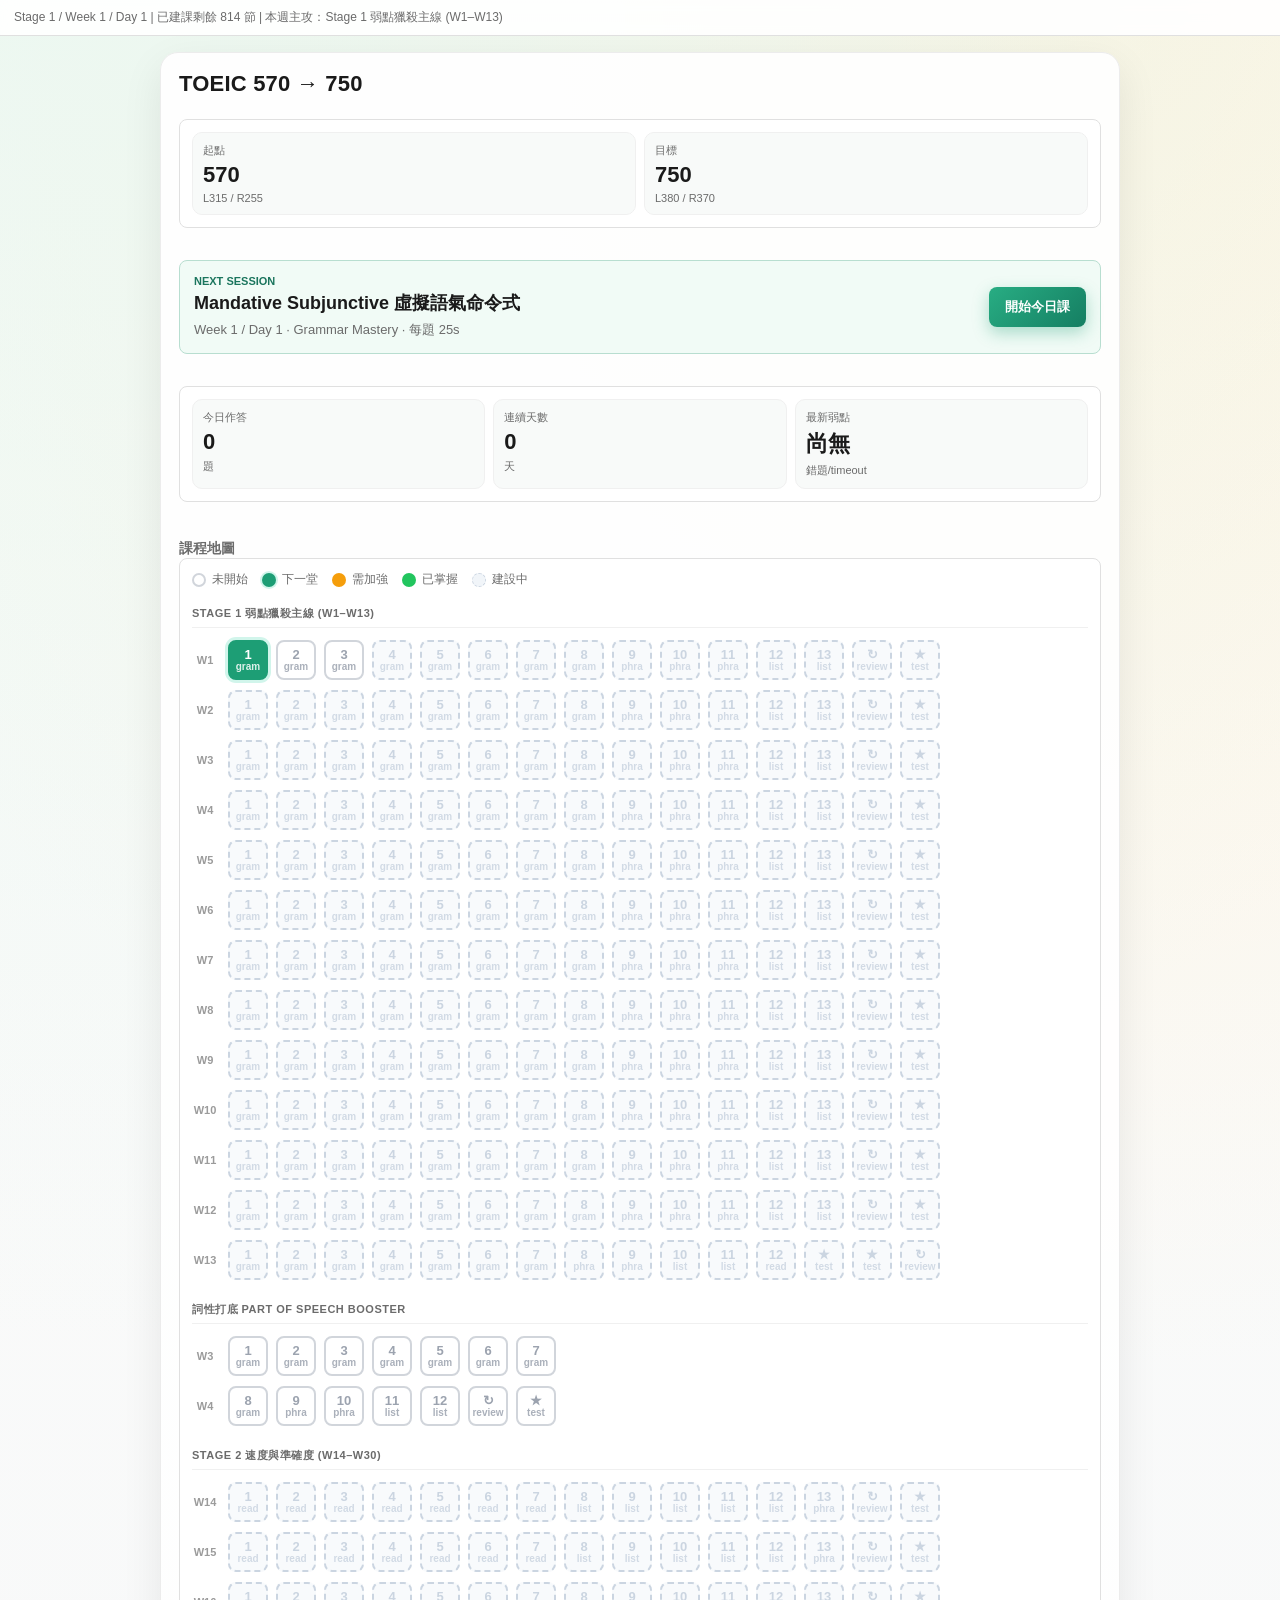
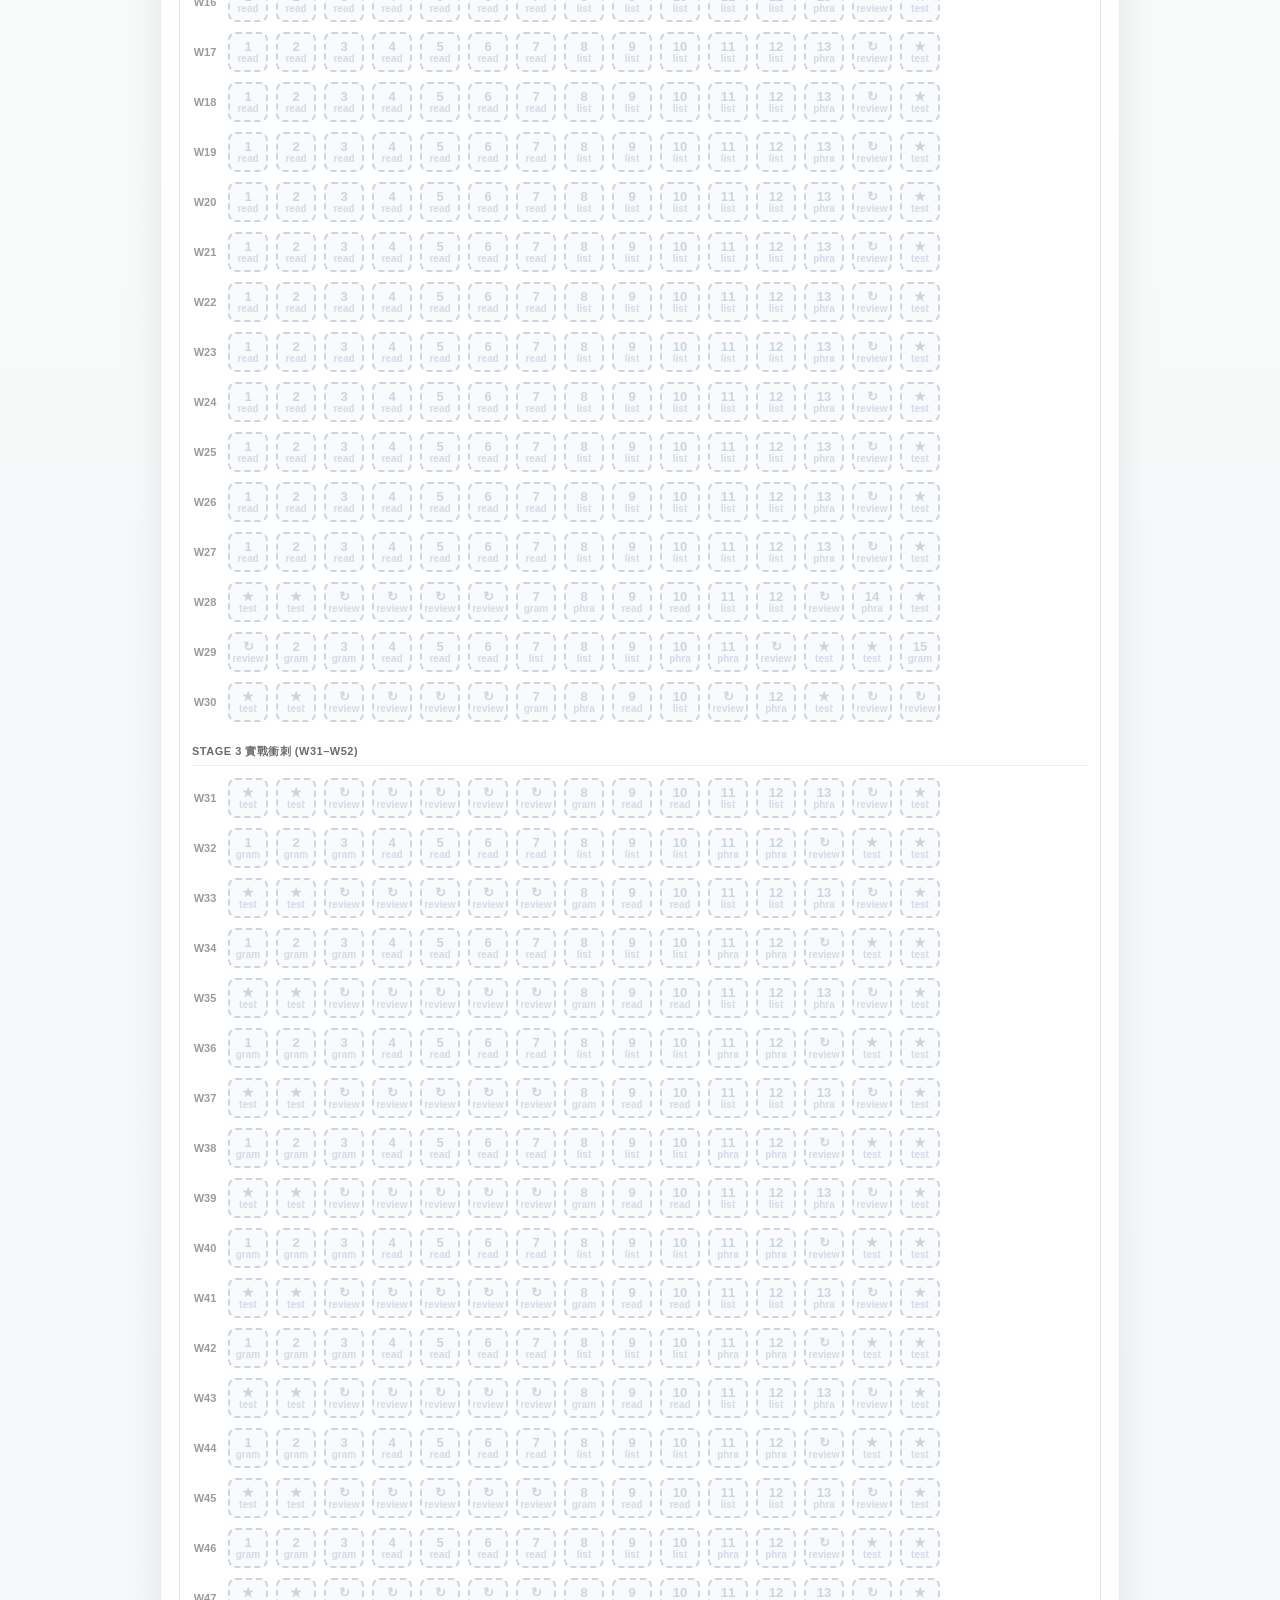
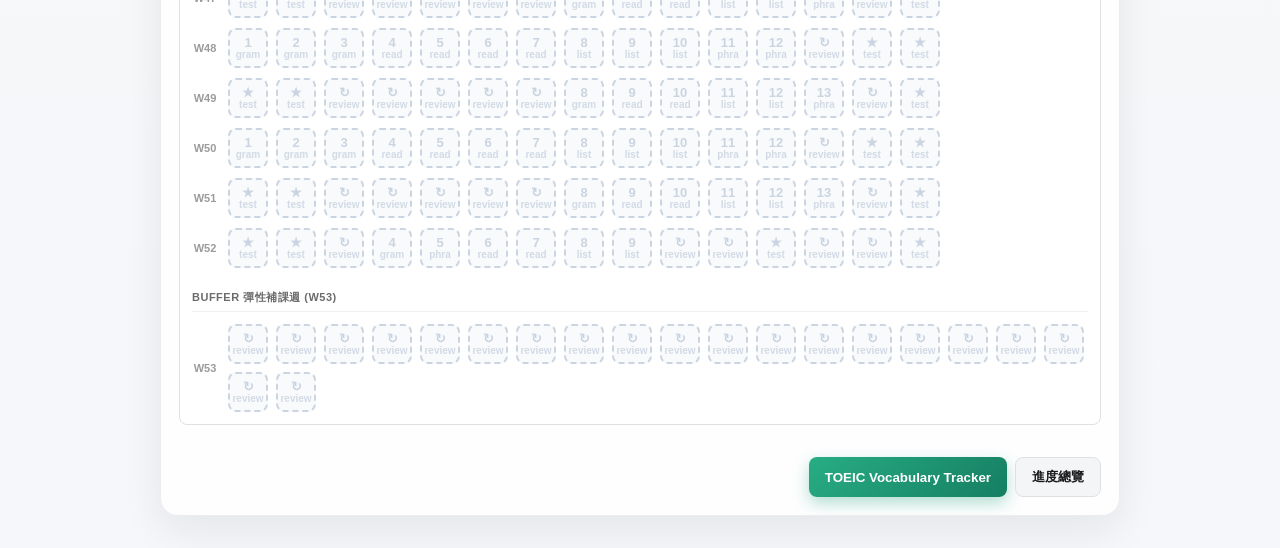
<file: index.html>
<!doctype html>
<html lang="zh-Hant">
<head>
  <meta charset="utf-8">
  <meta name="viewport" content="width=device-width, initial-scale=1">
  <title>TOEIC 570 to 750</title>
  <link rel="manifest" href="./manifest.json">
  <link rel="stylesheet" href="./css/base.css">
</head>
<body>
  <div id="top-strip" class="top-strip">載入中...</div>
  <main class="app-shell">
    <header class="page-head">
      <h1 class="page-title">TOEIC 570 → 750</h1>
    </header>

    <section class="section">
      <div class="card" id="student-card"></div>
    </section>

    <section class="section">
      <div id="today-card" class="focus-card"></div>
    </section>

    <section class="section">
      <div id="recent-learning-card" class="card"></div>
    </section>

    <section class="section">
      <h2 class="page-subtitle">課程地圖</h2>
      <div id="lesson-map" class="card"></div>
    </section>

    <section class="section">
      <div class="page-actions">
        <button class="button primary" type="button" onclick="location.href='./tracker.html'">TOEIC Vocabulary Tracker</button>
        <button class="button secondary" type="button" onclick="location.href='./progress.html'">進度總覽</button>
      </div>
    </section>
  </main>

  <script src="./js/storage.js"></script>
  <script src="./js/learning-log.js"></script>
  <script src="./js/app.js"></script>
  <script>
    function htmlEscape(value) {
      return String(value ?? '').replace(/[&<>"']/g, (c) => (
        { '&': '&amp;', '<': '&lt;', '>': '&gt;', '"': '&quot;', "'": '&#39;' }[c]
      ));
    }

    function findResult(progress, lessonId) {
      for (const mod of Object.values(progress.modules || {})) {
        if (mod.day_results && mod.day_results[lessonId]) return mod.day_results[lessonId];
      }
      return null;
    }

    function getAllCompletedIds(progress) {
      const ids = new Set();
      Object.values(progress.modules || {}).forEach(m =>
        Object.keys(m.day_results || {}).forEach(id => ids.add(id)));
      return ids;
    }

    function computeStreak(progress) {
      const dates = new Set(
        (progress.session_history || []).map(h => h.date).filter(Boolean)
      );
      const today = new Date();
      let streak = 0;
      for (let i = 0; i <= 365; i++) {
        const d = new Date(today);
        d.setDate(d.getDate() - i);
        const ds = `${d.getFullYear()}-${String(d.getMonth() + 1).padStart(2, '0')}-${String(d.getDate()).padStart(2, '0')}`;
        if (dates.has(ds)) {
          streak++;
        } else if (i === 0) {
          // today not studied yet — don't break
        } else {
          break;
        }
      }
      return streak;
    }

    function moveTip(e, el) {
      const m = 12;
      const tx = Math.min(e.clientX + m, window.innerWidth - el.offsetWidth - m);
      const ty = Math.max(e.clientY - el.offsetHeight - m, m);
      el.style.left = `${tx}px`;
      el.style.top = `${ty}px`;
    }

    function renderLessonMap(index, progress) {
      const completedIds = getAllCompletedIds(progress);
      const sorted = [...index.lessons].sort((a, b) => (a.sequence || 0) - (b.sequence || 0));
      const nextLesson = sorted.find(l => !completedIds.has(l.lesson_id) && l.file);

      const moduleInfoMap = {};
      (index.modules || []).forEach(m => { moduleInfoMap[m.module_id] = m; });

      const moduleOrder = [];
      const byModule = {};
      index.lessons.forEach(lesson => {
        if (!byModule[lesson.module_id]) {
          moduleOrder.push(lesson.module_id);
          byModule[lesson.module_id] = {};
        }
        const w = lesson.week || 1;
        if (!byModule[lesson.module_id][w]) byModule[lesson.module_id][w] = [];
        byModule[lesson.module_id][w].push(lesson);
      });

      const mapEl = document.getElementById('lesson-map');
      mapEl.innerHTML = `
        <div class="map-legend">
          <span class="map-legend-item"><span class="map-legend-dot" style="background:#fff;border:2px solid #d1d5db"></span>未開始</span>
          <span class="map-legend-item"><span class="map-legend-dot" style="background:var(--accent);box-shadow:0 0 0 2px #d1f5eb"></span>下一堂</span>
          <span class="map-legend-item"><span class="map-legend-dot" style="background:#f59e0b"></span>需加強</span>
          <span class="map-legend-item"><span class="map-legend-dot" style="background:#22c55e"></span>已掌握</span>
          <span class="map-legend-item"><span class="map-legend-dot" style="background:#f1f5f9;border:1.5px dashed #cbd5e1"></span>建設中</span>
        </div>
        ${moduleOrder.map(moduleId => {
          const info = moduleInfoMap[moduleId] || { title: moduleId };
          const weeks = Object.entries(byModule[moduleId]).sort(([a],[b]) => Number(a) - Number(b));
          const weekRows = weeks.map(([week, lessons]) => {
            const dots = [...lessons].sort((a, b) => (a.day||0) - (b.day||0)).map(lesson => {
              const isLocked = !lesson.file;
              const result = findResult(progress, lesson.lesson_id);
              const isDone = completedIds.has(lesson.lesson_id);
              const isNext = lesson.lesson_id === nextLesson?.lesson_id;
              const cls = isLocked ? 'locked'
                        : isDone ? (result?.mastery >= 7 ? 'mastered' : 'needs-work')
                        : (isNext ? 'next' : 'pending');
              const acc  = isDone && result ? `正確率 ${(result.accuracy*100).toFixed(0)}%` : '';
              const mast = isDone && result ? `掌握度 ${result.mastery}/10`
                         : isLocked ? '建設中，即將推出'
                         : isNext ? '下一堂' : '未開始';
              const tip  = htmlEscape(JSON.stringify({
                t: lesson.title,
                d: lesson.description || '',
                w: `Week ${lesson.week} / Day ${lesson.day}`,
                k: lesson.lesson_type,
                a: acc,
                m: mast
              }));
              const typeIcon = lesson.lesson_type === 'test' ? '★'
                             : lesson.lesson_type === 'review' ? '↻'
                             : String(lesson.day);
              const typeLabel = lesson.lesson_type === 'test' ? 'test'
                              : lesson.lesson_type === 'review' ? 'review'
                              : lesson.lesson_type?.slice(0, 4) || '';
              const inner = `<span class="dot-day">${typeIcon}</span><span class="dot-type">${typeLabel}</span>`;
              return isLocked
                ? `<span class="map-dot dot-${cls}" data-tip="${tip}">${inner}</span>`
                : `<a href="./lesson.html?lesson=${lesson.lesson_id}" class="map-dot dot-${cls}" data-tip="${tip}">${inner}</a>`;
            }).join('');
            return `<div class="map-week-row"><span class="map-week-lbl">W${week}</span><div class="map-dots">${dots}</div></div>`;
          }).join('');
          return `<div class="map-module"><div class="map-module-title">${htmlEscape(info.title)}</div>${weekRows}</div>`;
        }).join('')}`;

      let tipEl = document.getElementById('map-tip');
      if (!tipEl) {
        tipEl = document.createElement('div');
        tipEl.id = 'map-tip';
        tipEl.className = 'dot-tooltip';
        tipEl.hidden = true;
        document.body.appendChild(tipEl);
      }
      mapEl.querySelectorAll('.map-dot').forEach(dot => {
        dot.addEventListener('mouseenter', e => {
          try {
            const d = JSON.parse(dot.dataset.tip);
            let html = `<strong>${htmlEscape(d.t)}</strong>`;
            if (d.d) html += `<br><span class="tip-desc">${htmlEscape(d.d)}</span>`;
            html += `<br><span style="opacity:.75">${htmlEscape(d.w)} · ${htmlEscape(d.k)}</span>`;
            if (d.a) html += `<br>${htmlEscape(d.a)} · ${htmlEscape(d.m)}`;
            else     html += `<br>${htmlEscape(d.m)}`;
            tipEl.innerHTML = html;
            tipEl.hidden = false;
            moveTip(e, tipEl);
          } catch (_) {}
        });
        dot.addEventListener('mousemove', e => moveTip(e, tipEl));
        dot.addEventListener('mouseleave', () => { tipEl.hidden = true; });
      });
    }

    async function init() {
      window.AppCore.registerSW();
      const progress = window.StorageAPI.loadProgress();
      const index = await window.AppCore.loadIndex();
      window.AppCore.renderTopStrip(progress, index, null);

      const s = progress.student;
      document.getElementById('student-card').innerHTML = `
        <div class="score-grid-2">
          <div>
            <span>起點</span>
            <strong>${s.baseline_score.total}</strong>
            <small>L${s.baseline_score.listening} / R${s.baseline_score.reading}</small>
          </div>
          <div>
            <span>目標</span>
            <strong>${s.target_score}</strong>
            <small>L${s.target_split.listening} / R${s.target_split.reading}</small>
          </div>
        </div>`;

      const completedIds = getAllCompletedIds(progress);
      const nextLesson = [...index.lessons].sort((a, b) => a.sequence - b.sequence)
        .find(l => !completedIds.has(l.lesson_id) && l.file) || index.lessons.find(l => l.file);
      document.getElementById('today-card').innerHTML = `
        <div>
          <div class="plan-kicker">Next Session</div>
          <h2>${htmlEscape(nextLesson.title)}</h2>
          <p>Week ${nextLesson.week} / Day ${nextLesson.day} · ${htmlEscape(window.AppCore.COMPONENT_LABELS[nextLesson.target_component] || nextLesson.target_component)} · 每題 ${nextLesson.time_limit_seconds}s</p>
        </div>
        <button class="button primary" type="button" onclick="location.href='./lesson.html?lesson=${nextLesson.lesson_id}'">開始今日課</button>`;

      const latestAttempt = (progress.attempts || []).slice()
        .sort((a, b) => String(b.ended_at_iso || '').localeCompare(String(a.ended_at_iso || '')))[0];
      let summary = null;
      if (window.LearningLog?.getRecentSummary) {
        summary = await window.LearningLog.getRecentSummary();
      }
      const latestWeakness = summary?.latest_weakness_tag
        || latestAttempt?.wrong_tags?.[0]
        || (progress.weaknesses || [])[0]?.tag
        || '尚無';
      const streak = computeStreak(progress);
      document.getElementById('recent-learning-card').innerHTML = `
        <div class="score-grid-3">
          <div><span>今日作答</span><strong>${summary?.question_count || 0}</strong><small>題</small></div>
          <div><span>連續天數</span><strong>${streak}</strong><small>天</small></div>
          <div><span>最新弱點</span><strong class="stat-label-sm">${htmlEscape(latestWeakness)}</strong><small>錯題/timeout</small></div>
        </div>`;

      renderLessonMap(index, progress);
    }

    init();
  </script>
</body>
</html>
</file>
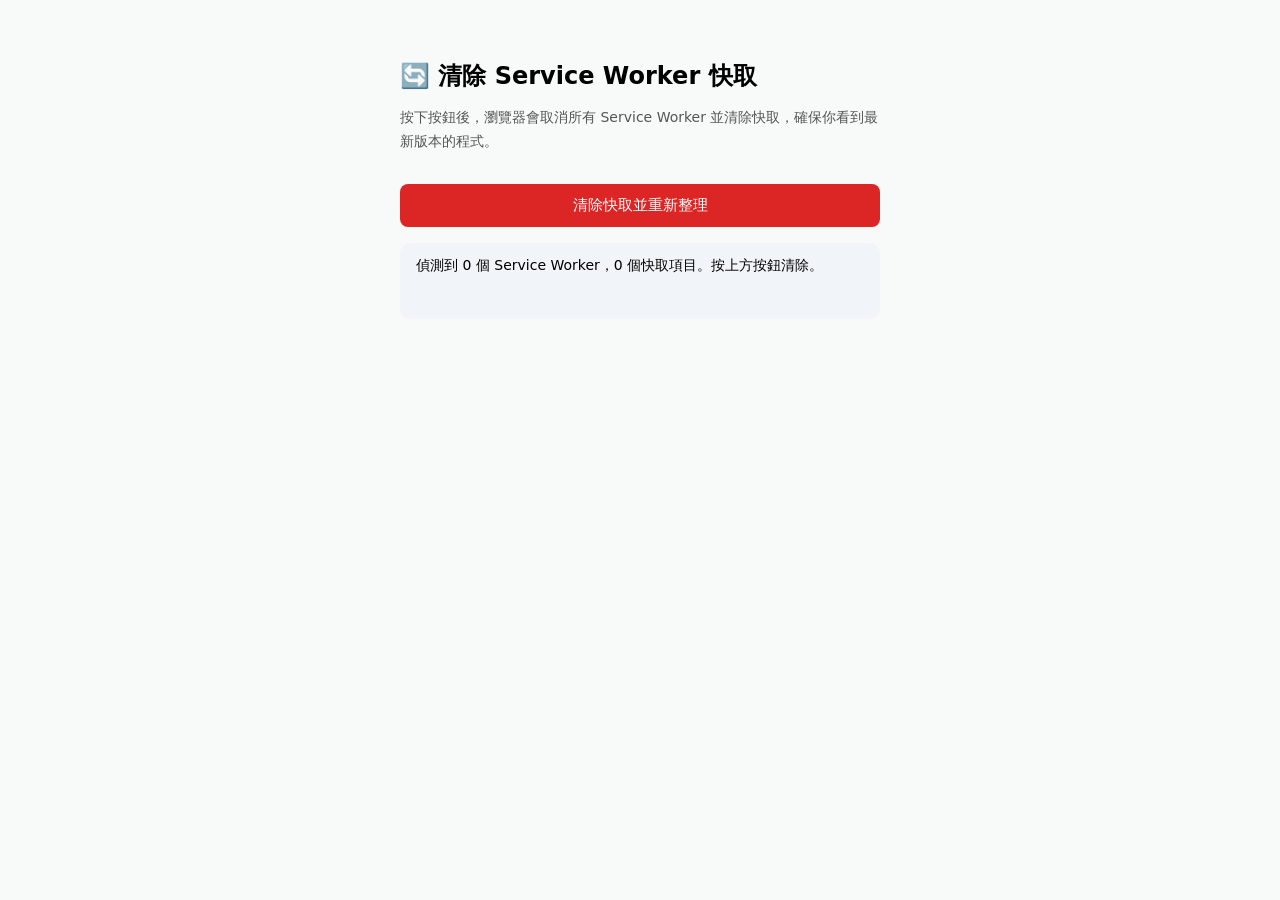
<file: clear-sw.html>
<!doctype html>
<html lang="zh-Hant">
<head>
  <meta charset="utf-8">
  <meta name="viewport" content="width=device-width, initial-scale=1">
  <title>清除快取</title>
  <style>
    body { font-family: system-ui, sans-serif; max-width: 480px; margin: 60px auto; padding: 0 20px; background: #f8faf9; }
    h2   { margin-bottom: 8px; }
    p    { color: #555; font-size: 14px; line-height: 1.7; }
    #status { margin-top: 16px; padding: 14px 16px; border-radius: 10px; background: #f1f5f9; font-size: 14px; min-height: 48px; }
    button { margin-top: 16px; padding: 12px 24px; background: #dc2626; color: #fff;
             border: none; border-radius: 8px; font-size: 15px; cursor: pointer; width: 100%; }
    button:hover { background: #b91c1c; }
    .go-btn { background: #1D9E75; margin-top: 10px; display: none; }
    .go-btn:hover { background: #15705a; }
  </style>
</head>
<body>
  <h2>🔄 清除 Service Worker 快取</h2>
  <p>按下按鈕後，瀏覽器會取消所有 Service Worker 並清除快取，確保你看到最新版本的程式。</p>

  <button id="clear-btn" onclick="clearAll()">清除快取並重新整理</button>
  <button id="go-btn" class="go-btn" onclick="location.href='./index.html'">✅ 完成 — 前往首頁</button>
  <div id="status">準備中…</div>

  <script>
    async function clearAll() {
      const status = document.getElementById('status');
      const clearBtn = document.getElementById('clear-btn');
      clearBtn.disabled = true;
      status.textContent = '正在取消 Service Worker…';

      try {
        // Unregister all service workers
        if ('serviceWorker' in navigator) {
          const regs = await navigator.serviceWorker.getRegistrations();
          await Promise.all(regs.map(r => r.unregister()));
          status.textContent = `已取消 ${regs.length} 個 Service Worker。正在清除快取…`;
        }

        // Delete all caches
        const keys = await caches.keys();
        await Promise.all(keys.map(k => caches.delete(k)));

        status.style.background = '#e8f7f0';
        status.textContent = `✅ 完成！已清除 ${keys.length} 個快取。請按下方按鈕前往首頁（會重新下載最新版本）。`;
        document.getElementById('go-btn').style.display = 'block';
      } catch (err) {
        status.style.background = '#fdecec';
        status.textContent = '❌ 清除失敗：' + err.message;
        clearBtn.disabled = false;
      }
    }

    // Auto-show status on load
    (async () => {
      const regs = 'serviceWorker' in navigator
        ? await navigator.serviceWorker.getRegistrations() : [];
      const cacheKeys = await caches.keys();
      document.getElementById('status').textContent =
        `偵測到 ${regs.length} 個 Service Worker，${cacheKeys.length} 個快取項目。按上方按鈕清除。`;
    })();
  </script>
</body>
</html>
</file>
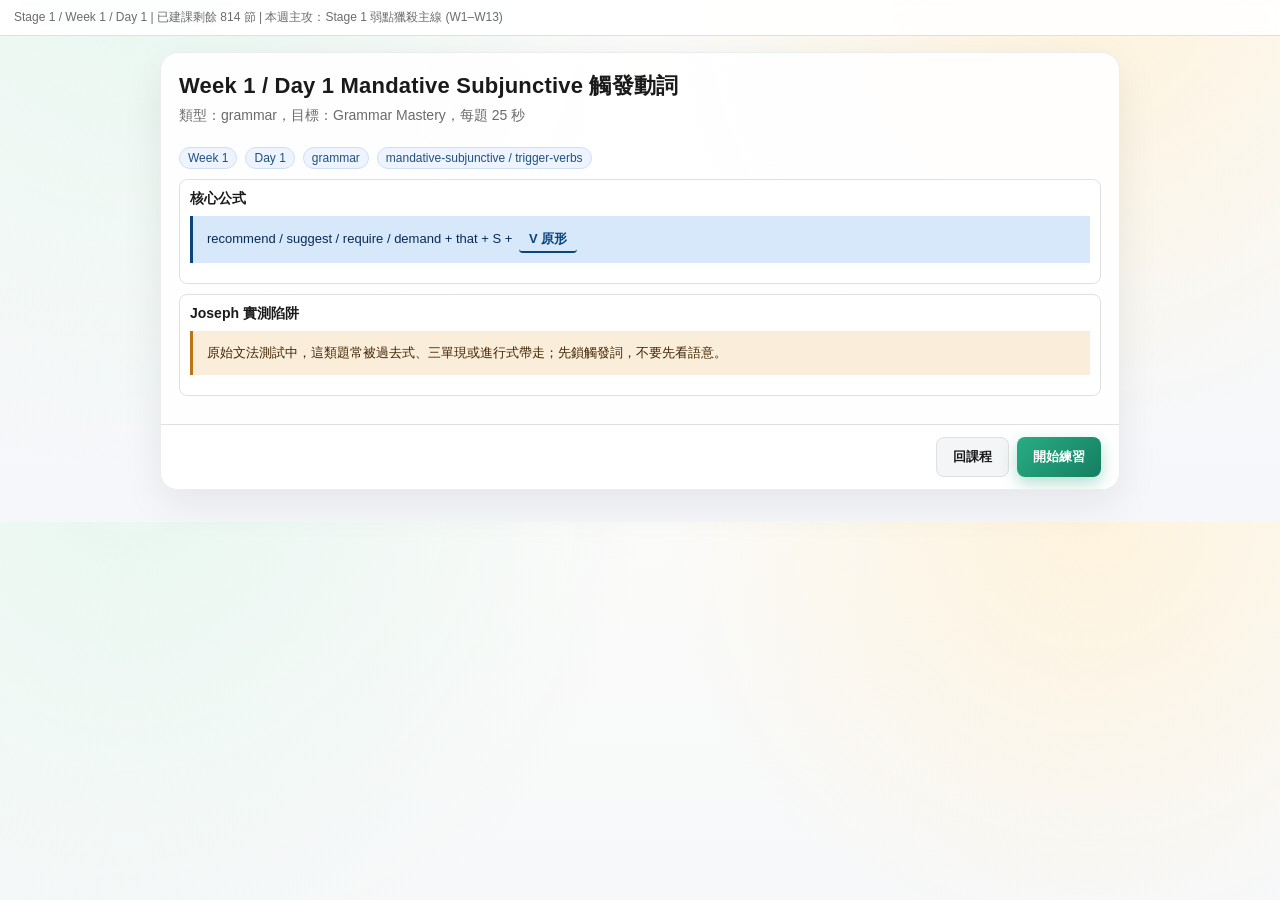
<file: lesson.html>
<!doctype html>
<html lang="zh-Hant">
<head>
  <meta charset="utf-8">
  <meta name="viewport" content="width=device-width, initial-scale=1">
  <title>Lesson</title>
  <link rel="stylesheet" href="./css/base.css">
  <link rel="stylesheet" href="./css/lesson.css">
</head>
<body>
  <div id="top-strip" class="top-strip">載入中...</div>
  <main class="app-shell">
    <header class="page-head">
      <h1 id="lesson-title" class="page-title">教學節次</h1>
      <p id="lesson-sub" class="page-subtitle"></p>
    </header>

    <section class="section">
      <div id="lesson-meta" class="lesson-meta"></div>
      <div id="concept-list"></div>
    </section>

    <div class="lesson-actions">
      <button id="back-btn" class="button secondary" type="button">回課程</button>
      <button id="start-btn" class="button primary" type="button">開始練習</button>
    </div>
  </main>

  <script src="./js/storage.js"></script>
  <script src="./js/learning-log.js"></script>
  <script src="./js/app.js"></script>
  <script>
    function toneClass(card) {
      if (card.tone === 'warn') return 'warn';
      if (card.tone === 'error') return 'error';
      if (card.tone === 'neutral') return 'neutral';
      if (['noun','verb','adj','adv'].includes(card.tone)) return card.tone;
      return 'noun';
    }

    async function init() {
      window.AppCore.registerSW();
      const lessonId = window.AppCore.query('lesson') || 'wh-w1-d1';
      const { index, lesson } = await window.AppCore.loadLessonById(lessonId);
      const lessonSessionId = window.LearningLog?.createId ? window.LearningLog.createId('ses') : `ses_${Date.now()}`;
      const progress = window.StorageAPI.loadProgress();
      window.AppCore.renderTopStrip(progress, index, lesson);

      function writeLessonEvent(event) {
        if (!window.LearningLog?.writeEvent) return Promise.resolve();
        return window.LearningLog.writeEvent({
          session_id: lessonSessionId,
          lesson_id: lesson.lesson_id,
          target_component: lesson.target_component,
          ...event
        }).catch((err) => {
          console.warn('課程學習事件寫入失敗，流程會繼續。', err);
        });
      }

      document.getElementById('lesson-title').textContent = `Week ${lesson.week || 1} / Day ${lesson.day} ${lesson.title}`;
      document.getElementById('lesson-sub').textContent = `類型：${lesson.lesson_type}，目標：${window.AppCore.COMPONENT_LABELS[lesson.target_component] || lesson.target_component}，每題 ${lesson.time_limit_seconds} 秒`;
      document.getElementById('lesson-meta').innerHTML = `
        <span class="badge">Week ${lesson.week || 1}</span>
        <span class="badge">Day ${lesson.day}</span>
        <span class="badge">${lesson.lesson_type}</span>
        <span class="badge">${(lesson.focus_tags || []).slice(0, 2).join(' / ')}</span>
      `;
      document.getElementById('concept-list').innerHTML = lesson.concept.cards.map((card) => `
        <article class="concept-card">
          <h4>${card.title}</h4>
          <div class="formula-box ${toneClass(card)}">${card.html}</div>
        </article>
      `).join('');

      writeLessonEvent({
        event_type: 'lesson_enter',
        zh_message: `你進入 ${lesson.lesson_id} 課程：${lesson.title}。`,
        metadata: {
          week: lesson.week,
          day: lesson.day,
          lesson_type: lesson.lesson_type,
          focus_tags: lesson.focus_tags || []
        }
      });

      document.getElementById('start-btn').addEventListener('click', async () => {
        await writeLessonEvent({
          event_type: 'start_practice',
          zh_message: `你從 ${lesson.lesson_id} 按下開始練習。`,
          metadata: { next_url: `./quiz.html?lesson=${lesson.lesson_id}` }
        });
        location.href = `./quiz.html?lesson=${lesson.lesson_id}`;
      });

      document.getElementById('back-btn').addEventListener('click', () => {
        location.href = './index.html';
      });
    }

    init();
  </script>
</body>
</html>
</file>
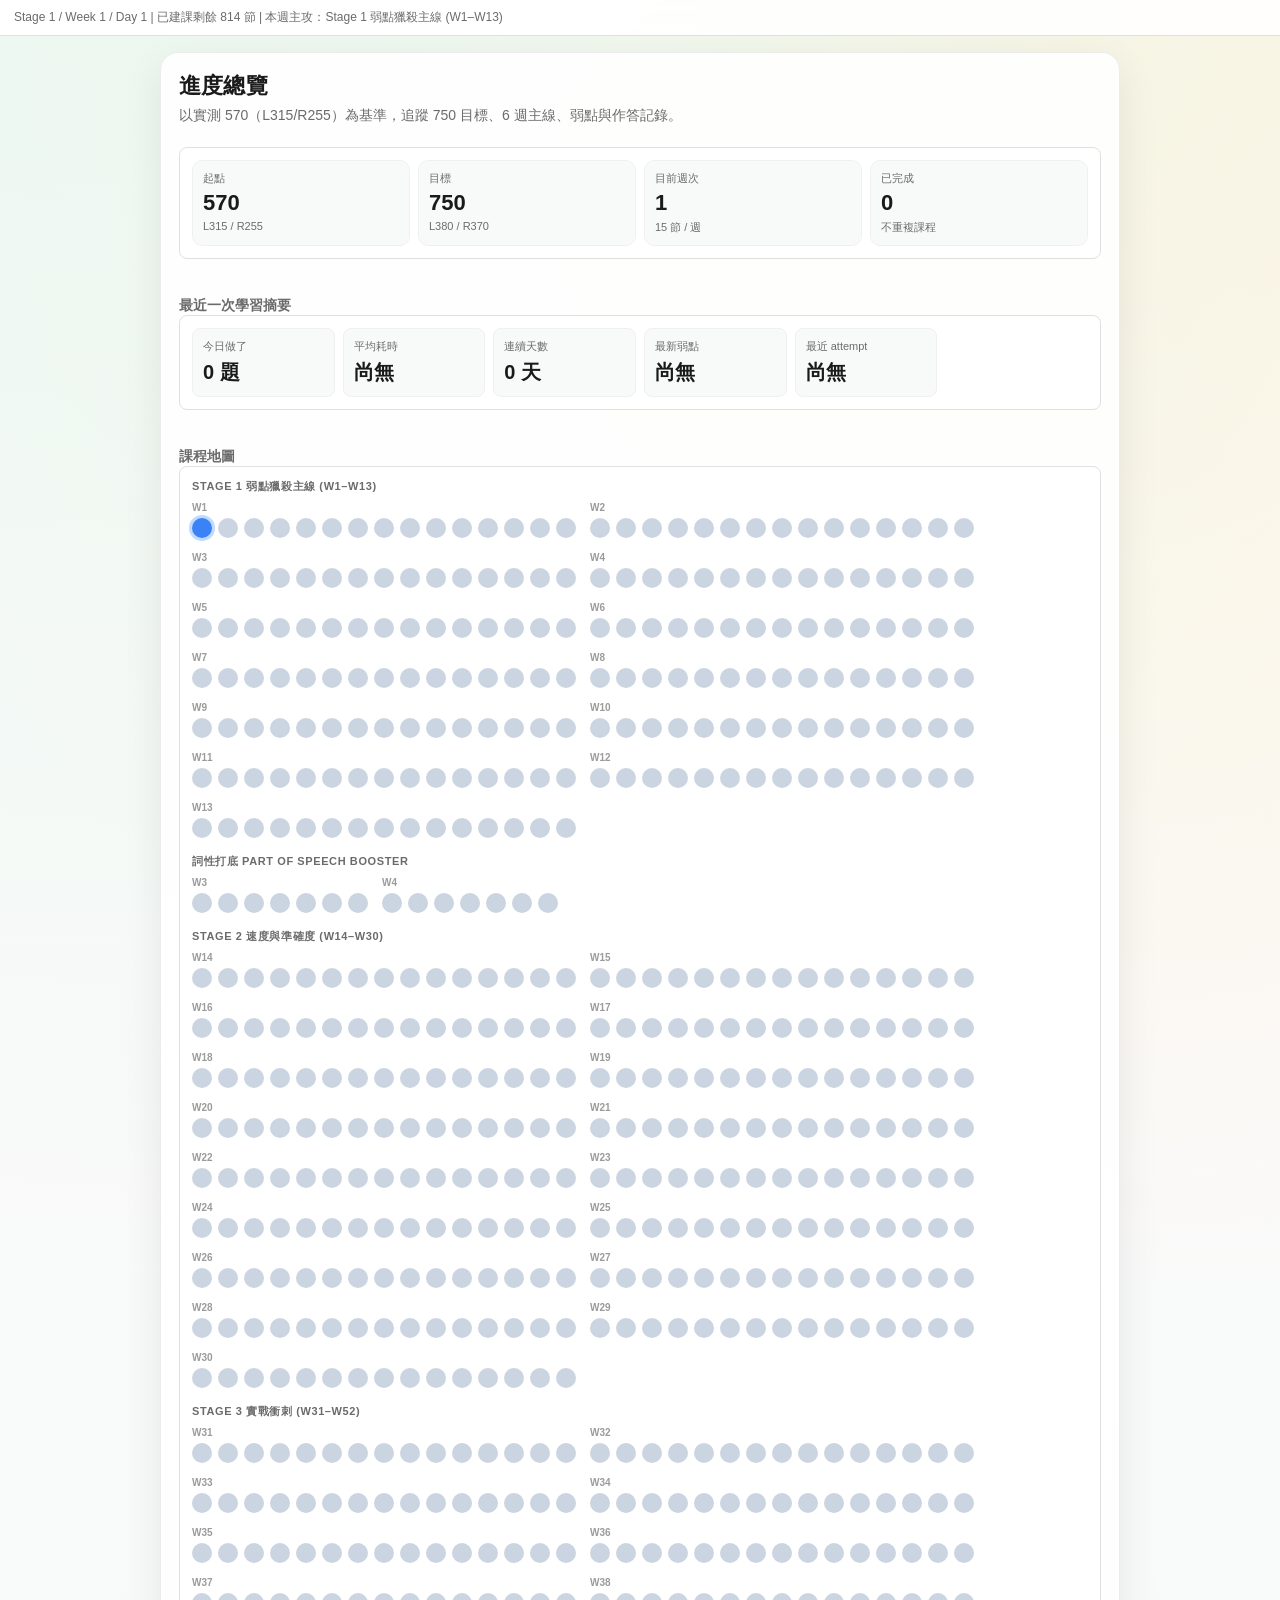
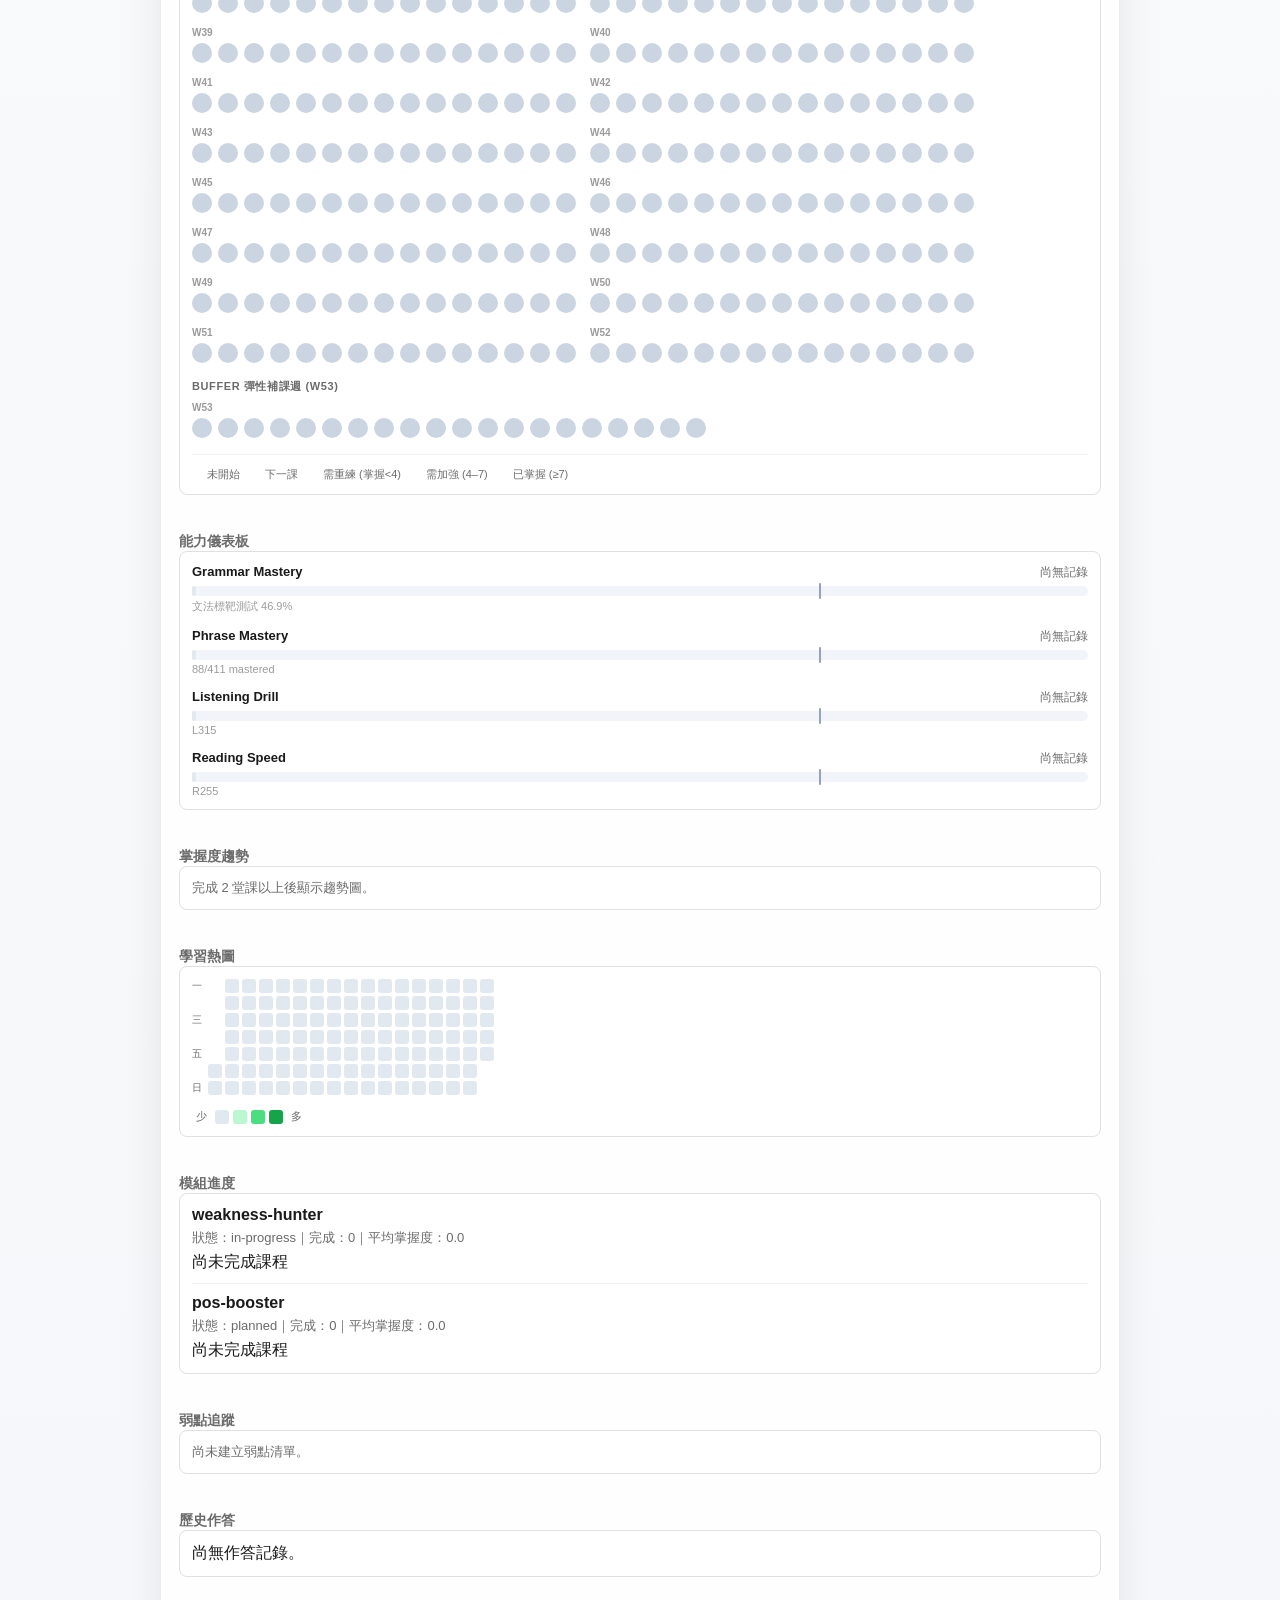
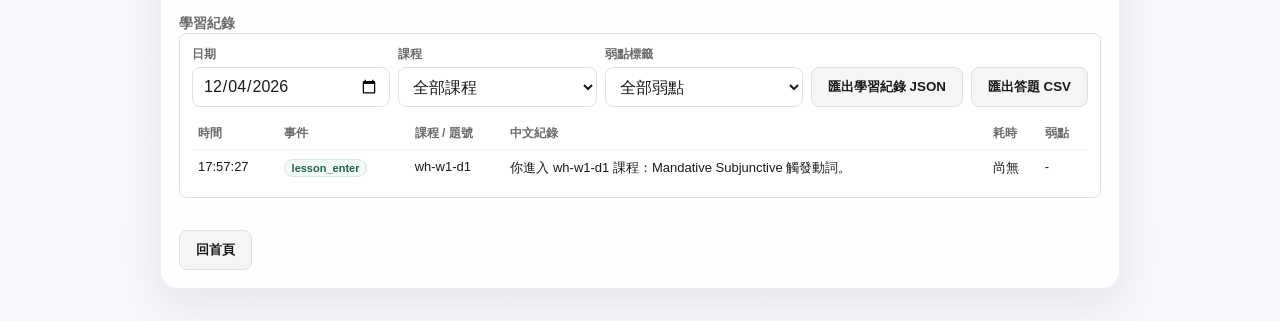
<file: progress.html>
<!doctype html>
<html lang="zh-Hant">
<head>
  <meta charset="utf-8">
  <meta name="viewport" content="width=device-width, initial-scale=1">
  <title>Progress</title>
  <link rel="stylesheet" href="./css/base.css">
  <link rel="stylesheet" href="./css/report.css">
  <link rel="stylesheet" href="./css/progress.css">
</head>
<body>
  <div id="top-strip" class="top-strip">載入中...</div>
  <main class="app-shell">
    <header class="page-head">
      <h1 class="page-title">進度總覽</h1>
      <p class="page-subtitle">以實測 570（L315/R255）為基準，追蹤 750 目標、6 週主線、弱點與作答記錄。</p>
    </header>

    <section class="section">
      <div id="score-box" class="card"></div>
    </section>

    <section class="section">
      <h2 class="page-subtitle">最近一次學習摘要</h2>
      <div id="recent-box" class="card"></div>
    </section>

    <section class="section">
      <h2 class="page-subtitle">課程地圖</h2>
      <div id="lesson-map-box" class="card"></div>
    </section>

    <section class="section">
      <h2 class="page-subtitle">能力儀表板</h2>
      <div id="component-box" class="card"></div>
    </section>

    <section class="section">
      <h2 class="page-subtitle">掌握度趨勢</h2>
      <div id="trend-box" class="card"></div>
    </section>

    <section class="section">
      <h2 class="page-subtitle">學習熱圖</h2>
      <div id="heatmap-box" class="card"></div>
    </section>

    <section class="section">
      <h2 class="page-subtitle">模組進度</h2>
      <div id="module-box" class="card"></div>
    </section>

    <section class="section">
      <h2 class="page-subtitle">弱點追蹤</h2>
      <div id="weak-box" class="card"></div>
    </section>

    <section class="section">
      <h2 class="page-subtitle">歷史作答</h2>
      <div id="history-box" class="card"></div>
    </section>

    <section class="section">
      <h2 class="page-subtitle">學習紀錄</h2>
      <div class="card">
        <div class="log-controls">
          <div class="log-control">
            <label for="log-date">日期</label>
            <input id="log-date" type="date">
          </div>
          <div class="log-control">
            <label for="log-lesson">課程</label>
            <select id="log-lesson"></select>
          </div>
          <div class="log-control">
            <label for="log-weakness">弱點標籤</label>
            <select id="log-weakness"></select>
          </div>
          <button id="export-json-btn" class="button secondary" type="button">匯出學習紀錄 JSON</button>
          <button id="export-csv-btn" class="button secondary" type="button">匯出答題 CSV</button>
        </div>
        <div id="learning-log-box"></div>
      </div>
    </section>

    <section class="section">
      <button class="button secondary" type="button" onclick="location.href='./index.html'">回首頁</button>
    </section>
  </main>

  <script src="./js/storage.js"></script>
  <script src="./js/learning-log.js"></script>
  <script src="./js/app.js"></script>
  <script>
    function pct(n) {
      return `${(n * 100).toFixed(0)}%`;
    }

    function htmlEscape(value) {
      return String(value ?? '').replace(/[&<>"']/g, (char) => ({
        '&': '&amp;',
        '<': '&lt;',
        '>': '&gt;',
        '"': '&quot;',
        "'": '&#39;'
      }[char]));
    }

    function todayValue() {
      const d = new Date();
      const mm = `${d.getMonth() + 1}`.padStart(2, '0');
      const dd = `${d.getDate()}`.padStart(2, '0');
      return `${d.getFullYear()}-${mm}-${dd}`;
    }

    function secondsLabel(ms) {
      if (ms === null || ms === undefined || ms === '') return '尚無';
      return Number.isFinite(Number(ms)) ? `${(Number(ms) / 1000).toFixed(1)}s` : '尚無';
    }

    function timeLabel(iso) {
      const d = new Date(iso);
      if (Number.isNaN(d.getTime())) return '';
      return d.toLocaleTimeString('zh-TW', { hour12: false, hour: '2-digit', minute: '2-digit', second: '2-digit' });
    }

    async function renderRecentBox(progress) {
      const latestLocalAttempt = (progress.attempts || []).slice().sort((a, b) => String(b.ended_at_iso || '').localeCompare(String(a.ended_at_iso || '')))[0];
      const summary = window.LearningLog?.getRecentSummary ? await window.LearningLog.getRecentSummary() : null;
      const latestAttempt = summary?.latest_attempt || latestLocalAttempt;
      const latestWeakness = summary?.latest_weakness_tag || latestAttempt?.wrong_tags?.[0] || '尚無';
      const streak = computeStreak(progress);
      document.getElementById('recent-box').innerHTML = `
        <div class="summary-grid">
          <div class="summary-tile"><span>今日做了</span><strong>${summary?.question_count || 0} 題</strong></div>
          <div class="summary-tile"><span>平均耗時</span><strong>${secondsLabel(summary?.avg_elapsed_ms)}</strong></div>
          <div class="summary-tile"><span>連續天數</span><strong>${streak} 天</strong></div>
          <div class="summary-tile"><span>最新弱點</span><strong>${htmlEscape(latestWeakness)}</strong></div>
          <div class="summary-tile"><span>最近 attempt</span><strong>${htmlEscape(latestAttempt?.lesson_id || '尚無')}</strong></div>
        </div>
      `;
    }

    async function populateLogFilters(index, progress) {
      const dateInput = document.getElementById('log-date');
      const lessonSelect = document.getElementById('log-lesson');
      const weaknessSelect = document.getElementById('log-weakness');
      dateInput.value = todayValue();
      lessonSelect.innerHTML = '<option value="">全部課程</option>' + index.lessons.map((lesson) => (
        `<option value="${htmlEscape(lesson.lesson_id)}">${htmlEscape(lesson.lesson_id)}｜${htmlEscape(lesson.title)}</option>`
      )).join('');

      const weaknessTags = new Set();
      (progress.weaknesses || []).forEach((weakness) => weaknessTags.add(weakness.tag));
      (progress.attempts || []).forEach((attempt) => (attempt.wrong_tags || []).forEach((tag) => weaknessTags.add(tag)));
      if (window.LearningLog?.getEvents) {
        const events = await window.LearningLog.getEvents();
        events.forEach((event) => {
          if (event.weakness_tag) weaknessTags.add(event.weakness_tag);
        });
      }
      weaknessSelect.innerHTML = '<option value="">全部弱點</option>' + [...weaknessTags].sort().map((tag) => (
        `<option value="${htmlEscape(tag)}">${htmlEscape(tag)}</option>`
      )).join('');

      [dateInput, lessonSelect, weaknessSelect].forEach((control) => {
        control.addEventListener('change', renderLearningLog);
      });

      const canExport = Boolean(window.LearningLog?.downloadEventsJSON);
      document.getElementById('export-json-btn').disabled = !canExport;
      document.getElementById('export-csv-btn').disabled = !canExport;
      document.getElementById('export-json-btn').addEventListener('click', () => window.LearningLog.downloadEventsJSON());
      document.getElementById('export-csv-btn').addEventListener('click', () => window.LearningLog.downloadAnswersCSV());
    }

    async function renderLearningLog() {
      const box = document.getElementById('learning-log-box');
      if (!window.LearningLog?.getEvents) {
        box.innerHTML = '<p class="muted-note">此瀏覽器沒有 IndexedDB，仍可使用既有進度摘要。</p>';
        return;
      }

      const filters = {};
      const date = document.getElementById('log-date').value;
      const lessonId = document.getElementById('log-lesson').value;
      const weaknessTag = document.getElementById('log-weakness').value;
      if (date) filters.date = date;
      if (lessonId) filters.lesson_id = lessonId;
      if (weaknessTag) filters.weakness_tag = weaknessTag;

      const events = await window.LearningLog.getEvents(filters);
      const visible = events.slice(-80).reverse();
      if (!visible.length) {
        box.innerHTML = '<p class="muted-note">目前篩選條件下沒有學習事件。開始作答後會看到 quiz_start、question_view、answer_select、timeout、submit 等紀錄。</p>';
        return;
      }

      box.innerHTML = `
        <table class="log-table">
          <thead>
            <tr>
              <th>時間</th>
              <th>事件</th>
              <th>課程 / 題號</th>
              <th>中文紀錄</th>
              <th>耗時</th>
              <th>弱點</th>
            </tr>
          </thead>
          <tbody>
            ${visible.map((event) => `
              <tr>
                <td>${timeLabel(event.timestamp_iso)}</td>
                <td><span class="log-event-type">${htmlEscape(event.event_type)}</span></td>
                <td>${htmlEscape(event.lesson_id || '-')}<br>${htmlEscape(event.q_id || '')}</td>
                <td>${htmlEscape(event.zh_message)}</td>
                <td>${secondsLabel(event.elapsed_ms)}</td>
                <td>${htmlEscape(event.weakness_tag || '-')}</td>
              </tr>
            `).join('')}
          </tbody>
        </table>
      `;
    }

    function computeStreak(progress) {
      const dates = new Set(
        (progress.session_history || []).map(h => h.date).filter(Boolean)
      );
      const today = new Date();
      let streak = 0;
      for (let i = 0; i <= 365; i++) {
        const d = new Date(today);
        d.setDate(d.getDate() - i);
        const ds = `${d.getFullYear()}-${String(d.getMonth() + 1).padStart(2, '0')}-${String(d.getDate()).padStart(2, '0')}`;
        if (dates.has(ds)) {
          streak++;
        } else if (i === 0) {
          // Today not yet studied — don't break, check from yesterday
        } else {
          break;
        }
      }
      return streak;
    }

    function getLessonStatus(lessonId, moduleId, progress, currentLessonId) {
      if (lessonId === currentLessonId) return 'current';
      const result = progress.modules[moduleId]?.day_results?.[lessonId];
      if (!result) return 'pending';
      if (result.mastery >= 7) return 'mastered';
      if (result.mastery >= 4) return 'needs-work';
      return 'needs-review';
    }

    function moveTip(e, tipEl) {
      const margin = 12;
      const tx = Math.min(e.clientX + margin, window.innerWidth - tipEl.offsetWidth - margin);
      const ty = Math.max(e.clientY - tipEl.offsetHeight - margin, margin);
      tipEl.style.left = `${tx}px`;
      tipEl.style.top = `${ty}px`;
    }

    function renderLessonMap(progress, index) {
      const box = document.getElementById('lesson-map-box');

      const allCompleted = new Set();
      Object.values(progress.modules || {}).forEach(mod => {
        Object.keys(mod.day_results || {}).forEach(id => allCompleted.add(id));
      });
      const sorted = [...index.lessons].sort((a, b) => (a.sequence || 0) - (b.sequence || 0));
      const currentLessonId = sorted.find(l => !allCompleted.has(l.lesson_id))?.lesson_id || null;

      const moduleOrder = [];
      const byModule = {};
      index.lessons.forEach(lesson => {
        if (!byModule[lesson.module_id]) {
          moduleOrder.push(lesson.module_id);
          byModule[lesson.module_id] = {};
        }
        const week = lesson.week || 1;
        if (!byModule[lesson.module_id][week]) byModule[lesson.module_id][week] = [];
        byModule[lesson.module_id][week].push(lesson);
      });

      const moduleInfoMap = {};
      (index.modules || []).forEach(m => { moduleInfoMap[m.module_id] = m; });

      const swimlanesHtml = moduleOrder.map(moduleId => {
        const moduleInfo = moduleInfoMap[moduleId] || { title: moduleId };
        const weeksHtml = Object.entries(byModule[moduleId])
          .sort(([a], [b]) => Number(a) - Number(b))
          .map(([week, lessons]) => {
            const dotsHtml = [...lessons]
              .sort((a, b) => (a.day || 0) - (b.day || 0))
              .map(lesson => {
                const status = getLessonStatus(lesson.lesson_id, moduleId, progress, currentLessonId);
                const result = progress.modules[moduleId]?.day_results?.[lesson.lesson_id];
                let lastDate = null;
                try {
                  if (result?.last_practiced_at_iso) {
                    lastDate = new Date(result.last_practiced_at_iso).toLocaleDateString('zh-TW');
                  }
                } catch (e) { /* ignore */ }
                const tipObj = {
                  t: lesson.title || lesson.lesson_id,
                  a: result ? `${(result.accuracy * 100).toFixed(0)}%` : null,
                  m: result ? `${result.mastery}/10` : null,
                  d: lastDate
                };
                return `<div class="lesson-dot status-${status}" data-tip="${htmlEscape(JSON.stringify(tipObj))}"></div>`;
              }).join('');
            return `<div class="week-group"><div class="week-label">W${week}</div><div class="dots-row">${dotsHtml}</div></div>`;
          }).join('');
        return `
          <div class="swimlane">
            <div class="swimlane-header">${htmlEscape(moduleInfo.title)}</div>
            <div class="swimlane-weeks">${weeksHtml}</div>
          </div>`;
      }).join('');

      const legendHtml = `
        <div class="dot-legend">
          <span class="legend-item"><span class="legend-dot status-pending"></span>未開始</span>
          <span class="legend-item"><span class="legend-dot status-current"></span>下一課</span>
          <span class="legend-item"><span class="legend-dot status-needs-review"></span>需重練 (掌握&lt;4)</span>
          <span class="legend-item"><span class="legend-dot status-needs-work"></span>需加強 (4–7)</span>
          <span class="legend-item"><span class="legend-dot status-mastered"></span>已掌握 (≥7)</span>
        </div>`;

      box.innerHTML = swimlanesHtml + legendHtml;

      let tipEl = document.getElementById('dot-tooltip');
      if (!tipEl) {
        tipEl = document.createElement('div');
        tipEl.id = 'dot-tooltip';
        tipEl.className = 'dot-tooltip';
        tipEl.hidden = true;
        document.body.appendChild(tipEl);
      }

      box.querySelectorAll('.lesson-dot').forEach(dot => {
        dot.addEventListener('mouseenter', e => {
          try {
            const d = JSON.parse(dot.dataset.tip);
            let html = `<strong>${htmlEscape(d.t)}</strong>`;
            if (d.a) html += `<br>正確率 ${htmlEscape(d.a)}`;
            if (d.m) html += `<br>掌握度 ${htmlEscape(d.m)}`;
            if (d.d) html += `<br>最後練習 ${htmlEscape(d.d)}`;
            tipEl.innerHTML = html;
            tipEl.hidden = false;
            moveTip(e, tipEl);
          } catch (_e) { /* ignore */ }
        });
        dot.addEventListener('mousemove', e => moveTip(e, tipEl));
        dot.addEventListener('mouseleave', () => { tipEl.hidden = true; });
      });
    }

    function renderTrendChart(progress) {
      const box = document.getElementById('trend-box');
      const sessions = (progress.session_history || []).filter(h => h.mastery != null);
      if (sessions.length < 2) {
        box.innerHTML = '<p class="muted-note">完成 2 堂課以上後顯示趨勢圖。</p>';
        return;
      }
      const W = 420, H = 130, PL = 26, PR = 10, PT = 10, PB = 26;
      const IW = W - PL - PR, IH = H - PT - PB;
      const n = sessions.length;
      function px(i) { return PL + (n < 2 ? IW / 2 : (i / (n - 1)) * IW); }
      function py(v)  { return PT + (1 - v / 10) * IH; }

      const gridLines = [0, 4, 7, 10].map(v => {
        const y = py(v);
        const dash = (v === 0 || v === 10) ? '' : 'stroke-dasharray="4 3"';
        const stroke = v === 7 ? '#86efac' : v === 4 ? '#fde68a' : '#e5e7eb';
        return `<line x1="${PL}" y1="${y.toFixed(1)}" x2="${W - PR}" y2="${y.toFixed(1)}" stroke="${stroke}" stroke-width="1" ${dash}/>
          <text x="${PL - 4}" y="${(y + 3.5).toFixed(1)}" text-anchor="end" font-size="9" fill="#9ca3af">${v}</text>`;
      }).join('');

      const greenY = py(7), topY = py(10);
      const zone = `<rect x="${PL}" y="${topY.toFixed(1)}" width="${IW}" height="${(greenY - topY).toFixed(1)}" fill="#f0fdf4" opacity="0.5"/>`;

      const pts = sessions.map((s, i) => `${px(i).toFixed(1)},${py(s.mastery).toFixed(1)}`).join(' ');
      const line = `<polyline points="${pts}" fill="none" stroke="#94a3b8" stroke-width="2" stroke-linejoin="round" stroke-linecap="round"/>`;

      const dots = sessions.map((s, i) => {
        const c = s.mastery >= 7 ? '#22c55e' : s.mastery >= 4 ? '#f59e0b' : '#ef4444';
        const shortId = s.lesson_id.replace('wh-w1-', 'W1-').replace('wh-w2-', 'W2-').replace('pos-', 'P').replace('w1-', 'W1-').replace('w2-', 'W2-');
        return `<circle cx="${px(i).toFixed(1)}" cy="${py(s.mastery).toFixed(1)}" r="4.5" fill="${c}" stroke="#fff" stroke-width="1.5"><title>${shortId}: ${s.mastery}</title></circle>`;
      }).join('');

      const step = Math.max(1, Math.floor(n / 6));
      const xLabels = sessions.map((s, i) => {
        if (i % step !== 0 && i !== n - 1) return '';
        const lbl = s.lesson_id.replace('wh-w1-', 'W1-').replace('wh-w2-', 'W2-').replace('pos-', 'P').replace('w1-', 'W1-').replace('w2-', 'W2-');
        return `<text x="${px(i).toFixed(1)}" y="${H - 4}" text-anchor="middle" font-size="8.5" fill="#9ca3af">${lbl}</text>`;
      }).join('');

      box.innerHTML = `
        <svg viewBox="0 0 ${W} ${H}" style="width:100%;height:auto;display:block">
          ${gridLines}${zone}${line}${dots}${xLabels}
        </svg>
        <div class="trend-legend">
          <span><span class="trend-dot" style="background:#22c55e"></span>已掌握 ≥7</span>
          <span><span class="trend-dot" style="background:#f59e0b"></span>加強中 4–7</span>
          <span><span class="trend-dot" style="background:#ef4444"></span>需複習 &lt;4</span>
        </div>`;
    }

    function renderHeatmap(progress) {
      const box = document.getElementById('heatmap-box');

      const countByDate = {};
      (progress.session_history || []).forEach(h => {
        if (h.date) countByDate[h.date] = (countByDate[h.date] || 0) + 1;
      });

      const WEEKS = 16;
      const today = new Date();
      const days = [];
      for (let i = WEEKS * 7 - 1; i >= 0; i--) {
        const d = new Date(today);
        d.setDate(d.getDate() - i);
        const mo = String(d.getMonth() + 1).padStart(2, '0');
        const da = String(d.getDate()).padStart(2, '0');
        const ds = `${d.getFullYear()}-${mo}-${da}`;
        days.push({ ds, count: countByDate[ds] || 0, label: `${mo}/${da}` });
      }

      const firstDow = new Date(days[0].ds).getDay();
      const padCount = firstDow === 0 ? 6 : firstDow - 1;
      const cells = [...Array(padCount).fill(null), ...days];

      const cellsHtml = cells.map(c => {
        if (!c) return '<div class="heat-cell heat-empty"></div>';
        const lvl = c.count === 0 ? 0 : c.count === 1 ? 1 : c.count <= 3 ? 2 : 3;
        return `<div class="heat-cell heat-${lvl}" title="${c.label}: ${c.count} 次練習"></div>`;
      }).join('');

      box.innerHTML = `
        <div class="heatmap-scroll">
          <div class="heatmap-side">
            <span>一</span><span></span><span>三</span><span></span><span>五</span><span></span><span>日</span>
          </div>
          <div class="heatmap-grid">${cellsHtml}</div>
        </div>
        <div class="heatmap-legend">
          <span class="heat-legend-label">少</span>
          <div class="heat-cell heat-0"></div>
          <div class="heat-cell heat-1"></div>
          <div class="heat-cell heat-2"></div>
          <div class="heat-cell heat-3"></div>
          <span class="heat-legend-label">多</span>
        </div>`;
    }

    async function init() {
      window.AppCore.registerSW();
      const progress = window.StorageAPI.loadProgress();
      const index = await window.AppCore.loadIndex();
      window.AppCore.renderTopStrip(progress, index, null);

      const s = progress.student;
      document.getElementById('score-box').innerHTML = `
        <div class="score-grid">
          <div><span>起點</span><strong>${s.baseline_score.total}</strong><small>L${s.baseline_score.listening} / R${s.baseline_score.reading}</small></div>
          <div><span>目標</span><strong>${s.target_score}</strong><small>L${s.target_split.listening} / R${s.target_split.reading}</small></div>
          <div><span>目前週次</span><strong>${s.current_week}</strong><small>${s.sessions_per_week} 節 / 週</small></div>
          <div><span>已完成</span><strong>${s.total_lessons_done}</strong><small>不重複課程</small></div>
        </div>
      `;

      await renderRecentBox(progress);
      renderLessonMap(progress, index);

      // Aggregate component mastery across all modules
      const allComp = { grammar: [], phrase: [], listening: [], reading: [] };
      Object.values(progress.modules || {}).forEach(mod => {
        Object.values(mod.day_results || {}).forEach(r => {
          if (r.target_component && allComp[r.target_component] !== undefined) {
            allComp[r.target_component].push(r.mastery || 0);
          }
        });
      });
      const component = {};
      Object.keys(allComp).forEach(k => {
        const arr = allComp[k];
        component[k] = arr.length ? arr.reduce((s, v) => s + v, 0) / arr.length : 0;
      });

      renderHeatmap(progress);
      renderTrendChart(progress);

      document.getElementById('component-box').innerHTML = `<div class="comp-bar-list">` +
        ['grammar', 'phrase', 'listening', 'reading'].map(key => {
          const val = component[key] || 0;
          const pct = Math.min(val / 10 * 100, 100).toFixed(1);
          const color = val >= 7 ? '#22c55e' : val >= 4 ? '#f59e0b' : val > 0 ? '#ef4444' : '#e2e8f0';
          const label = window.AppCore.COMPONENT_LABELS[key] || key;
          const baseline = index.component_targets[key]?.baseline || '';
          return `
            <div class="comp-bar-row">
              <div class="comp-bar-meta">
                <span class="comp-bar-name">${htmlEscape(label)}</span>
                <span class="comp-bar-score">${val ? val.toFixed(1) + ' / 10' : '尚無記錄'}</span>
              </div>
              <div class="comp-bar-track">
                <div class="comp-bar-fill" style="width:${pct}%;background:${color}"></div>
                <div class="comp-bar-ref"></div>
              </div>
              <div class="comp-bar-hint">${htmlEscape(baseline)}</div>
            </div>`;
        }).join('') + `</div>`;

      const moduleRows = Object.entries(progress.modules || {}).map(([moduleId, mod]) => {
        const results = Object.entries(mod.day_results || {});
        const details = results.length
          ? results.map(([lessonId, r]) => `<div>${lessonId} - ${pct(r.accuracy)} / mastery ${r.mastery}</div>`).join('')
          : '<div>尚未完成課程</div>';
        return `
          <article class="module-row">
            <strong>${moduleId}</strong>
            <p>狀態：${mod.status}｜完成：${mod.days_done}｜平均掌握度：${(mod.mastery_avg || 0).toFixed(1)}</p>
            ${details}
          </article>
        `;
      }).join('');
      document.getElementById('module-box').innerHTML = moduleRows;

      const weak = progress.weaknesses || [];
      if (weak.length) {
        const maxOcc = Math.max(...weak.map(w => (w.occurrences || []).length), 1);
        document.getElementById('weak-box').innerHTML = weak.map(w => {
          const cnt = (w.occurrences || []).length;
          const pct = (cnt / maxOcc * 100).toFixed(0);
          const isSealed = w.status === 'sealed';
          const barColor = isSealed ? '#22c55e' : cnt >= 5 ? '#ef4444' : '#f59e0b';
          const statusLabel = isSealed ? '✅ 已封存' : '⚠️ 監控中';
          return `
            <div class="weakness-bar-item">
              <div class="weakness-bar-header">
                <span class="weakness-bar-tag">${htmlEscape(w.tag)}</span>
                <span class="weakness-bar-meta">${cnt} 次 · ${statusLabel}</span>
              </div>
              <div class="weakness-track">
                <div class="weakness-fill" style="width:${pct}%;background:${barColor}"></div>
              </div>
            </div>`;
        }).join('');
      } else {
        document.getElementById('weak-box').innerHTML = '<p class="muted-note">尚未建立弱點清單。</p>';
      }

      const history = progress.session_history || [];
      document.getElementById('history-box').innerHTML = history.length
        ? `<ul class="compact-list">${history.slice().reverse().map((h) => `<li>${h.date} W${h.week || '-'} ${h.lesson_id} | ${h.target_component || 'grammar'} | acc ${pct(h.accuracy)} | mastery ${h.mastery}${h.attempt_id ? ` | attempt ${h.attempt_id.slice(0, 12)}` : ''}</li>`).join('')}</ul>`
        : '<p style="margin:0">尚無作答記錄。</p>';

      await populateLogFilters(index, progress);
      await renderLearningLog();
    }

    init();
  </script>
</body>
</html>
</file>
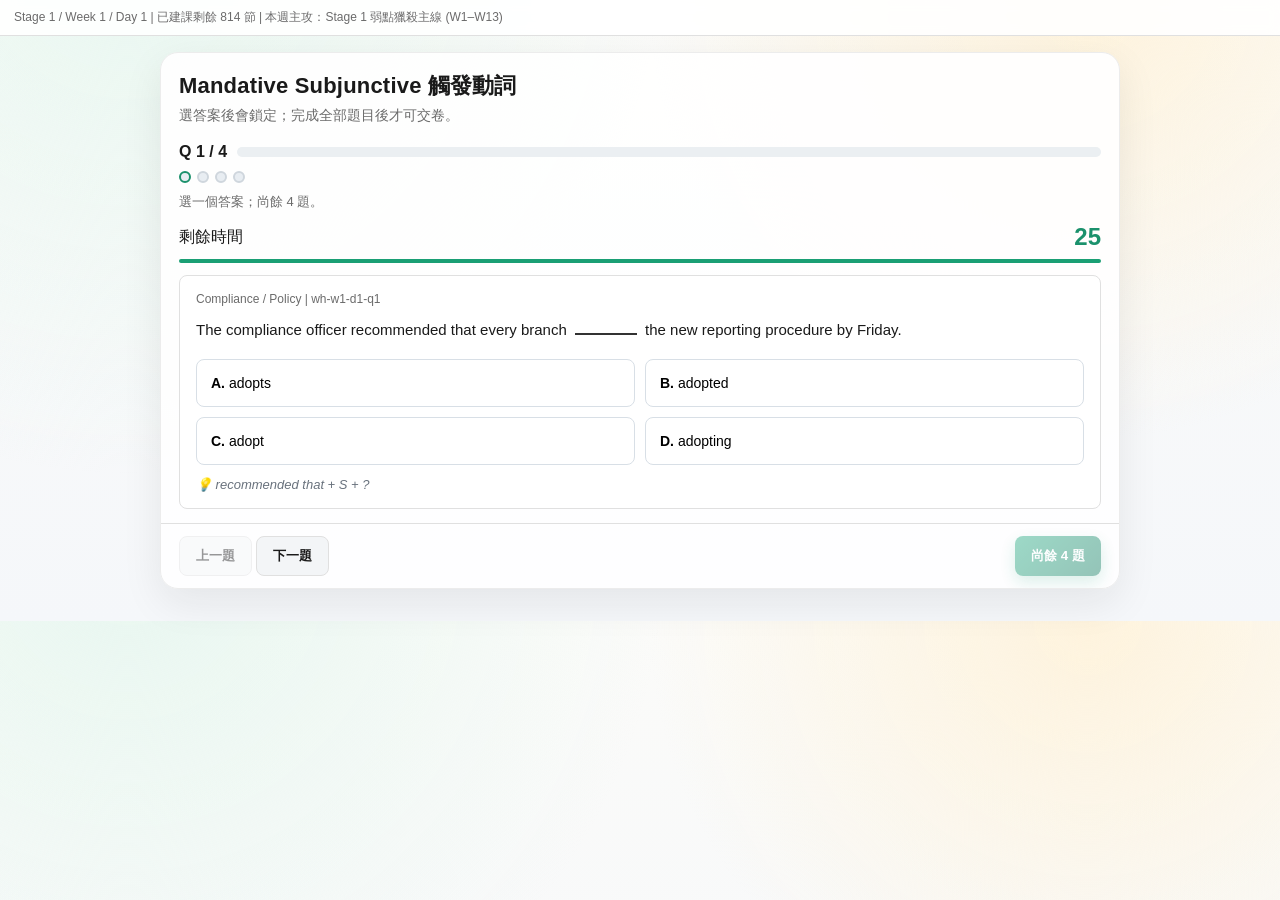
<file: quiz.html>
<!doctype html>
<html lang="zh-Hant">
<head>
  <meta charset="utf-8">
  <meta name="viewport" content="width=device-width, initial-scale=1">
  <title>Quiz</title>
  <link rel="stylesheet" href="./css/base.css">
  <link rel="stylesheet" href="./css/quiz.css">
</head>
<body>
  <div id="top-strip" class="top-strip">載入中...</div>
  <main class="app-shell">
    <header class="page-head">
      <h1 id="quiz-title" class="page-title">測驗</h1>
      <p class="page-subtitle">選答案後會鎖定；完成全部題目後才可交卷。</p>
    </header>

    <section class="quiz-head">
      <div class="progress-wrap">
        <strong id="q-progress">Q 1 / 1</strong>
        <div class="progress-bar"><div id="progress-fill" class="progress-fill"></div></div>
      </div>
      <div id="q-dots" class="q-dots"></div>
      <p id="q-status" class="q-status">尚未開始</p>
      <div class="timer-row">
        <span>剩餘時間</span>
        <span id="timer-number" class="timer-number">-</span>
      </div>
      <div class="timer-line"><div id="timer-left" class="timer-left"></div></div>
    </section>

    <section class="quiz-card">
      <div id="quiz-scene" class="quiz-meta"></div>
      <p id="quiz-stem" class="quiz-stem"></p>
      <div id="option-grid" class="option-grid"></div>
      <p id="hint-text" class="hint-text"></p>
    </section>

    <section class="quiz-actions">
      <div>
        <button id="prev-btn" class="button secondary" type="button" disabled>上一題</button>
        <button id="next-btn" class="button secondary" type="button" disabled>下一題</button>
      </div>
      <button id="submit-btn" class="button primary" type="button" disabled>尚未完成</button>
    </section>
  </main>

  <script src="./js/storage.js"></script>
  <script src="./js/learning-log.js"></script>
  <script src="./js/scorer.js"></script>
  <script src="./js/app.js"></script>
  <script src="./js/quiz-engine.js"></script>
  <script>
    window.AppCore.registerSW();
    window.QuizEngine.initQuiz();
  </script>
</body>
</html>
</file>
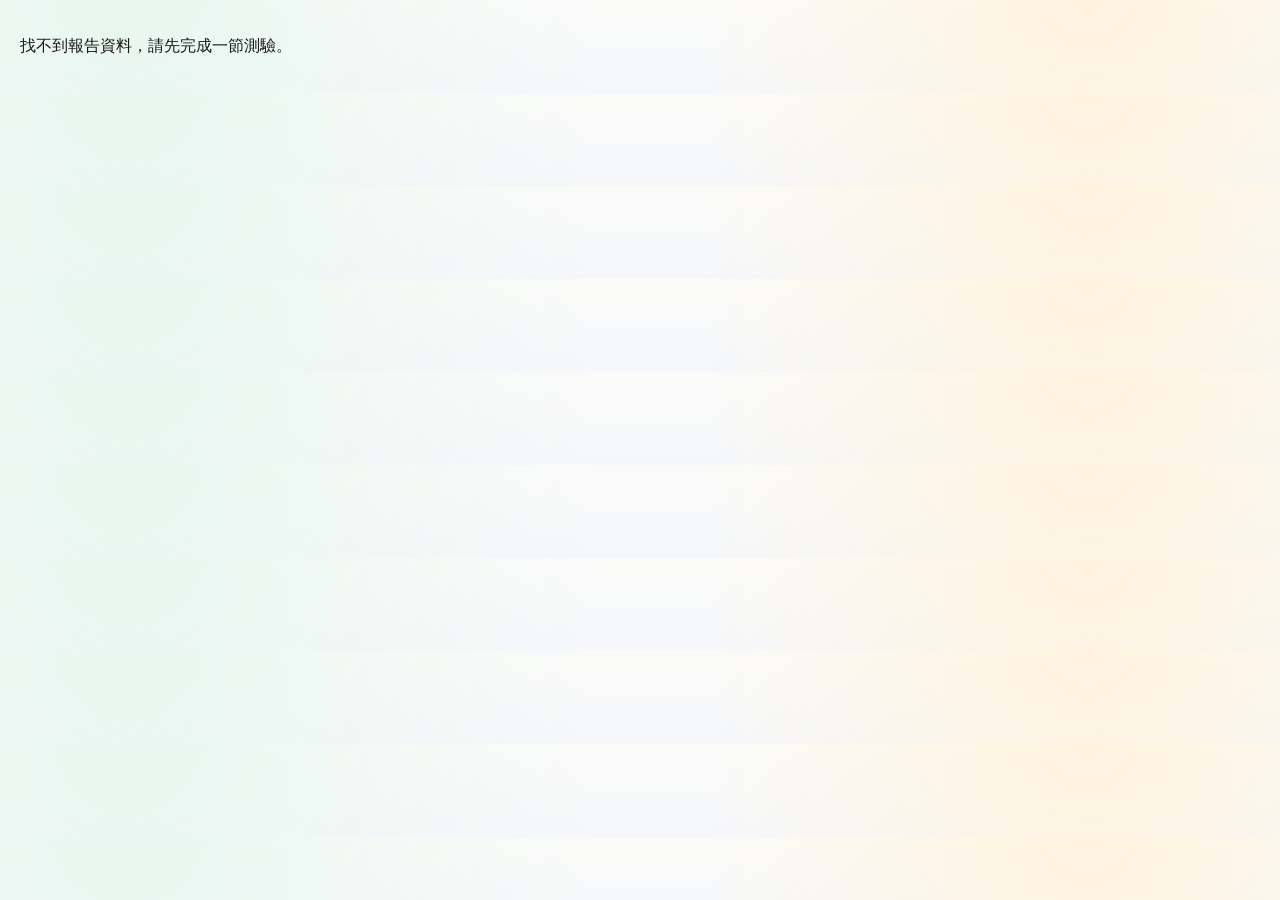
<file: report.html>
<!doctype html>
<html lang="zh-Hant">
<head>
  <meta charset="utf-8">
  <meta name="viewport" content="width=device-width, initial-scale=1">
  <title>Report</title>
  <link rel="stylesheet" href="./css/base.css">
  <link rel="stylesheet" href="./css/report.css">
</head>
<body>
  <div id="top-strip" class="top-strip">載入中...</div>
  <main class="app-shell">
    <header class="page-head">
      <h1 id="report-title" class="page-title">診斷報告</h1>
      <p id="result-line" class="page-subtitle"></p>
    </header>

    <section class="section">
      <div id="metrics" class="metrics"></div>
    </section>

    <section class="section">
      <h2 class="page-subtitle">能力儀表板</h2>
      <div id="component-dashboard" class="component-dashboard"></div>
    </section>

    <section class="section">
      <h2 class="page-subtitle">題目地圖</h2>
      <div id="question-map" class="question-map"></div>
    </section>

    <section class="section">
      <h2 class="page-subtitle">本次時間軸</h2>
      <div id="attempt-timeline" class="timeline-box"></div>
    </section>

    <section class="section">
      <div id="good-box" class="good-box"></div>
    </section>

    <section class="section">
      <h2 class="page-subtitle">掌握度評分</h2>
      <p>掌握度：<strong id="mastery-value"></strong></p>
      <p id="next-suggestion"></p>
    </section>

    <section class="section">
      <details class="all-questions-details">
        <summary class="page-subtitle">全題彩色詳解</summary>
        <div id="all-questions"></div>
      </details>
    </section>

    <section class="section report-actions">
      <button id="redo-btn" class="button secondary" type="button">再做一次</button>
      <button id="next-btn" class="button primary" type="button">下一節</button>
    </section>
  </main>

  <script src="./js/storage.js"></script>
  <script src="./js/learning-log.js"></script>
  <script src="./js/scorer.js"></script>
  <script src="./js/app.js"></script>
  <script src="./js/report.js"></script>
  <script>
    window.AppCore.registerSW();
    window.ReportEngine.initReport();
  </script>
</body>
</html>
</file>
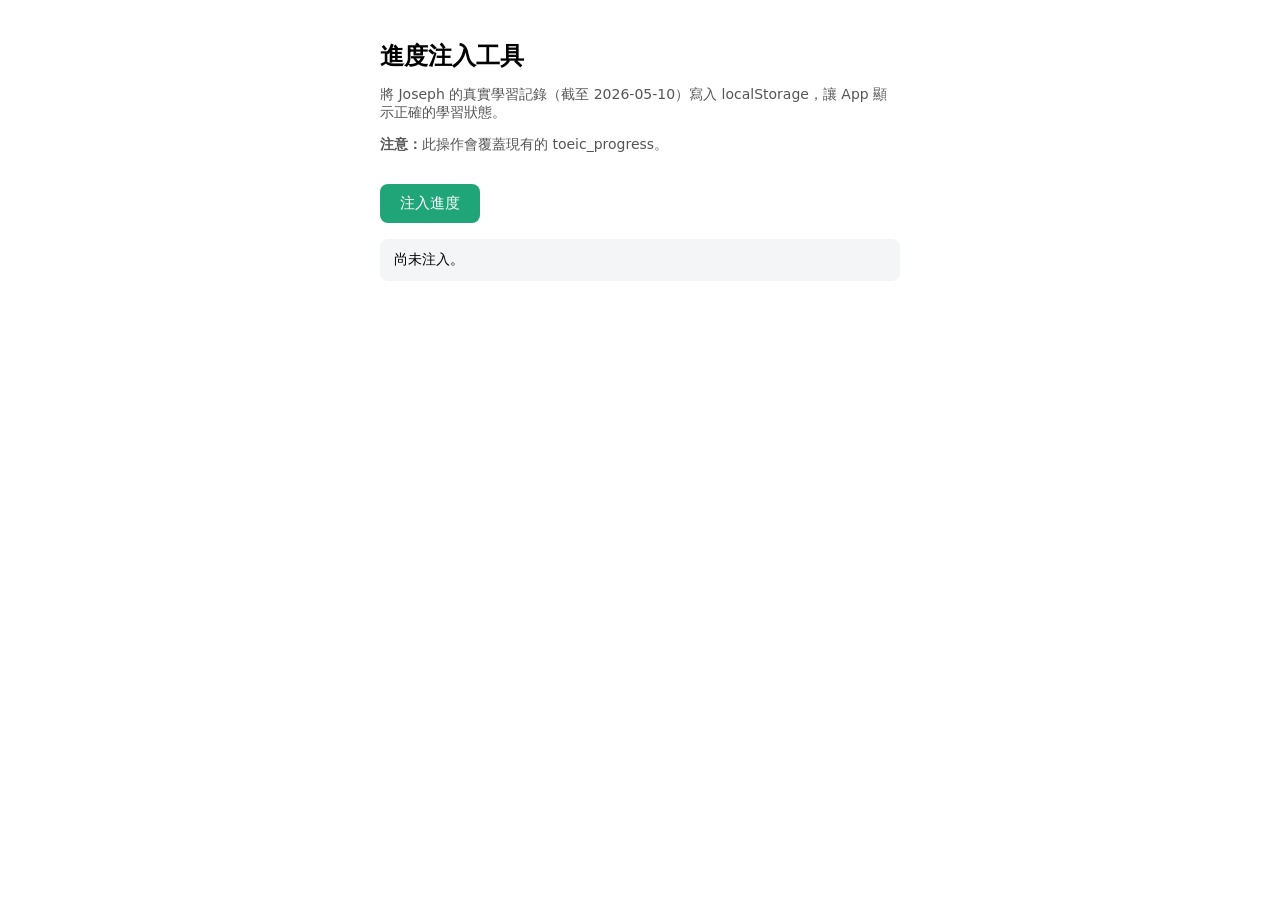
<file: seed-progress.html>
<!doctype html>
<html lang="zh-Hant">
<head>
  <meta charset="utf-8">
  <meta name="viewport" content="width=device-width, initial-scale=1">
  <title>進度注入工具</title>
  <style>
    body { font-family: system-ui, sans-serif; max-width: 520px; margin: 40px auto; padding: 0 20px; }
    h2  { margin-bottom: 8px; }
    p   { color: #555; font-size: 14px; }
    #status { margin-top: 16px; padding: 12px 14px; border-radius: 8px;
              background: #f3f5f7; font-size: 14px; }
    button { margin-top: 16px; padding: 10px 20px; background: #1fa578; color: #fff;
             border: none; border-radius: 8px; font-size: 15px; cursor: pointer; }
    button:hover { background: #187a5c; }
  </style>
</head>
<body>
<h2>進度注入工具</h2>
<p>將 Joseph 的真實學習記錄（截至 2026-05-10）寫入 localStorage，讓 App 顯示正確的學習狀態。</p>
<p><strong>注意：</strong>此操作會覆蓋現有的 toeic_progress。</p>
<button type="button" onclick="injectProgress()">注入進度</button>
<div id="status">尚未注入。</div>
<script>
function injectProgress() {
  const whMasteries = [10, 8, 8, 8, 10, 9, 9, 5.5, 5, 5.5, 5];
  const whAvg = whMasteries.reduce((s, v) => s + v, 0) / whMasteries.length;
  const posGrammarMasteries = [6, 8, 5, 7];
  const posGrammarAvg = posGrammarMasteries.reduce((s, v) => s + v, 0) / posGrammarMasteries.length;

  const progress = {
    schema_version: 3,
    student: {
      name: "Joseph",
      baseline_score: { total: 570, listening: 315, reading: 255 },
      target_score: 750,
      target_split: { listening: 380, reading: 370 },
      current_module: "pos-booster",
      current_week: 3,
      current_day: 5,
      total_lessons_done: 15,
      sessions_per_week: 15
    },
    modules: {
      "weakness-hunter": {
        status: "in-progress",
        days_done: 11,
        mastery_avg: whAvg,
        day_results: {
          // Week 1 — app lesson files exist for d1-d3; d4-d7 stored with natural IDs
          "wh-w1-d1": { week:1, day:1, lesson_type:"grammar", target_component:"grammar", accuracy:1.00, mastery:10,  avg_time:7   },
          "wh-w1-d2": { week:1, day:2, lesson_type:"grammar", target_component:"grammar", accuracy:0.84, mastery:8,   avg_time:7   },
          "wh-w1-d3": { week:1, day:3, lesson_type:"grammar", target_component:"grammar", accuracy:0.83, mastery:8,   avg_time:7   },
          "w1-d4":    { week:1, day:4, lesson_type:"grammar", target_component:"grammar", accuracy:0.80, mastery:8,   avg_time:7   },
          "w1-d5":    { week:1, day:5, lesson_type:"grammar", target_component:"grammar", accuracy:1.00, mastery:10,  avg_time:7   },
          "w1-d6":    { week:1, day:6, lesson_type:"grammar", target_component:"grammar", accuracy:0.92, mastery:9,   avg_time:7   },
          "w1-d7":    { week:1, day:7, lesson_type:"grammar", target_component:"grammar", accuracy:0.90, mastery:9,   avg_time:7   },
          // Week 2 — paused after d5; d3 was interrupted so omitted
          "w2-d1":    { week:2, day:1, lesson_type:"grammar", target_component:"grammar", accuracy:0.625, mastery:5.5, avg_time:7.5 },
          "w2-d2":    { week:2, day:2, lesson_type:"grammar", target_component:"grammar", accuracy:0.60,  mastery:5,   avg_time:13  },
          "w2-d4":    { week:2, day:4, lesson_type:"grammar", target_component:"grammar", accuracy:0.625, mastery:5.5, avg_time:7.5 },
          "w2-d5":    { week:2, day:5, lesson_type:"grammar", target_component:"grammar", accuracy:0.60,  mastery:5,   avg_time:13  }
        },
        component_mastery: { grammar: whAvg, phrase: 0, listening: 0, reading: 0 }
      },
      "pos-booster": {
        status: "in-progress",
        days_done: 4,
        mastery_avg: posGrammarAvg,
        day_results: {
          "pos-d1": { week:3, day:1, lesson_type:"grammar", target_component:"grammar", accuracy:0.67, mastery:6, avg_time:13   },
          "pos-d2": { week:3, day:2, lesson_type:"grammar", target_component:"grammar", accuracy:0.83, mastery:8, avg_time:8.7  },
          "pos-d3": { week:3, day:3, lesson_type:"grammar", target_component:"grammar", accuracy:0.50, mastery:5, avg_time:13.5 },
          "pos-d4": { week:3, day:4, lesson_type:"grammar", target_component:"grammar", accuracy:0.67, mastery:7, avg_time:9.2  }
        },
        component_mastery: { grammar: posGrammarAvg, phrase: 0, listening: 0, reading: 0 }
      }
    },
    weaknesses: [
      {
        tag: "number-of-sva",
        label: "the number of（單數動詞）vs a number of（複數動詞）",
        status: "escalated",
        occurrences: [
          { date:"2026-04-24", lesson_id:"w1-d6",  q_id:null,  timeout:false, selected:null },
          { date:"2026-04-25", lesson_id:"w1-d7",  q_id:null,  timeout:false, selected:null },
          { date:"2026-04-26", lesson_id:"w2-d1",  q_id:"q12", timeout:false, selected:null },
          { date:"2026-04-26", lesson_id:"w2-d1",  q_id:"q16", timeout:false, selected:null },
          { date:"2026-04-27", lesson_id:"w2-d2",  q_id:"q4",  timeout:false, selected:null },
          { date:"2026-04-27", lesson_id:"w2-d2",  q_id:"q9",  timeout:false, selected:null }
        ]
      },
      {
        tag: "active-passive",
        label: "主詞後有受詞時誤選被動語態",
        status: "escalated",
        occurrences: [
          { date:"2026-04-24", lesson_id:"w1-d6", q_id:"q24", timeout:false, selected:null },
          { date:"2026-04-25", lesson_id:"w1-d7", q_id:"q19", timeout:false, selected:null }
        ]
      },
      {
        tag: "multiplier-n-times-the",
        label: "N times the + 名詞句型（空格後接名詞片語）",
        status: "escalated",
        occurrences: [
          { date:"2026-04-26", lesson_id:"w2-d1", q_id:"q6",  timeout:false, selected:null },
          { date:"2026-04-27", lesson_id:"w2-d2", q_id:"q5",  timeout:false, selected:null },
          { date:"2026-04-28", lesson_id:"w2-d4", q_id:"q6",  timeout:false, selected:null }
        ]
      },
      {
        tag: "sentence-initial-structure",
        label: "句首三種結構詞性判斷",
        status: "escalated",
        occurrences: [
          { date:"2026-05-07", lesson_id:"pos-d3", q_id:"q6", timeout:false, selected:null },
          { date:"2026-05-10", lesson_id:"pos-d4", q_id:"q6", timeout:false, selected:null }
        ]
      },
      {
        tag: "linking-verb-adj",
        label: "連綴動詞後接形容詞（非副詞）",
        status: "sealed",
        occurrences: [
          { date:"2026-05-04", lesson_id:"pos-d2", q_id:"q3", timeout:false, selected:null },
          { date:"2026-05-07", lesson_id:"pos-d3", q_id:"q5", timeout:false, selected:null }
        ]
      }
    ],
    session_history: [
      // Week 1 (2026-04-19 → 2026-04-25)
      { lesson_id:"wh-w1-d1", week:1, day:1, lesson_type:"grammar", target_component:"grammar", date:"2026-04-19", accuracy:1.00, mastery:10,  question_elapsed_ms:[], wrong_tags:[] },
      { lesson_id:"wh-w1-d2", week:1, day:2, lesson_type:"grammar", target_component:"grammar", date:"2026-04-20", accuracy:0.84, mastery:8,   question_elapsed_ms:[], wrong_tags:[] },
      { lesson_id:"wh-w1-d3", week:1, day:3, lesson_type:"grammar", target_component:"grammar", date:"2026-04-21", accuracy:0.83, mastery:8,   question_elapsed_ms:[], wrong_tags:[] },
      { lesson_id:"w1-d4",    week:1, day:4, lesson_type:"grammar", target_component:"grammar", date:"2026-04-22", accuracy:0.80, mastery:8,   question_elapsed_ms:[], wrong_tags:[] },
      { lesson_id:"w1-d5",    week:1, day:5, lesson_type:"grammar", target_component:"grammar", date:"2026-04-23", accuracy:1.00, mastery:10,  question_elapsed_ms:[], wrong_tags:[] },
      { lesson_id:"w1-d6",    week:1, day:6, lesson_type:"grammar", target_component:"grammar", date:"2026-04-24", accuracy:0.92, mastery:9,   question_elapsed_ms:[], wrong_tags:["number-of-sva","active-passive"] },
      { lesson_id:"w1-d7",    week:1, day:7, lesson_type:"grammar", target_component:"grammar", date:"2026-04-25", accuracy:0.90, mastery:9,   question_elapsed_ms:[], wrong_tags:["number-of-sva","active-passive"] },
      // Week 2 (2026-04-26 → 2026-04-29)
      { lesson_id:"w2-d1", week:2, day:1, lesson_type:"grammar", target_component:"grammar", date:"2026-04-26", accuracy:0.625, mastery:5.5, question_elapsed_ms:[], wrong_tags:["number-of-sva","multiplier-n-times-the"] },
      { lesson_id:"w2-d2", week:2, day:2, lesson_type:"grammar", target_component:"grammar", date:"2026-04-27", accuracy:0.60,  mastery:5,   question_elapsed_ms:[], wrong_tags:["number-of-sva","multiplier-n-times-the"] },
      { lesson_id:"w2-d4", week:2, day:4, lesson_type:"grammar", target_component:"grammar", date:"2026-04-28", accuracy:0.625, mastery:5.5, question_elapsed_ms:[], wrong_tags:["multiplier-n-times-the"] },
      { lesson_id:"w2-d5", week:2, day:5, lesson_type:"grammar", target_component:"grammar", date:"2026-04-29", accuracy:0.60,  mastery:5,   question_elapsed_ms:[], wrong_tags:[] },
      // PoS Booster (2026-05-03 → 2026-05-10)
      { lesson_id:"pos-d1", week:3, day:1, lesson_type:"grammar", target_component:"grammar", date:"2026-05-03", accuracy:0.67, mastery:6, question_elapsed_ms:[], wrong_tags:[] },
      { lesson_id:"pos-d2", week:3, day:2, lesson_type:"grammar", target_component:"grammar", date:"2026-05-04", accuracy:0.83, mastery:8, question_elapsed_ms:[], wrong_tags:["linking-verb-adj"] },
      { lesson_id:"pos-d3", week:3, day:3, lesson_type:"grammar", target_component:"grammar", date:"2026-05-07", accuracy:0.50, mastery:5, question_elapsed_ms:[], wrong_tags:["sentence-initial-structure","linking-verb-adj"] },
      { lesson_id:"pos-d4", week:3, day:4, lesson_type:"grammar", target_component:"grammar", date:"2026-05-10", accuracy:0.67, mastery:7, question_elapsed_ms:[], wrong_tags:["sentence-initial-structure"] }
    ],
    attempts: []
  };

  try {
    localStorage.setItem("toeic_progress", JSON.stringify(progress));
    const totalLessons = Object.values(progress.modules)
      .reduce((s, m) => s + Object.keys(m.day_results).length, 0);
    document.getElementById("status").style.background = "#e8f7f0";
    document.getElementById("status").textContent =
      "✅ 注入成功！共 " + totalLessons + " 節課記錄（Week 1: 7節 / Week 2: 4節 / PoS Booster: 4節）。請關閉此頁並開啟 index.html。";
  } catch (err) {
    document.getElementById("status").style.background = "#fdecec";
    document.getElementById("status").textContent = "❌ 注入失敗：" + err.message;
  }
}
</script>
</body>
</html>
</file>
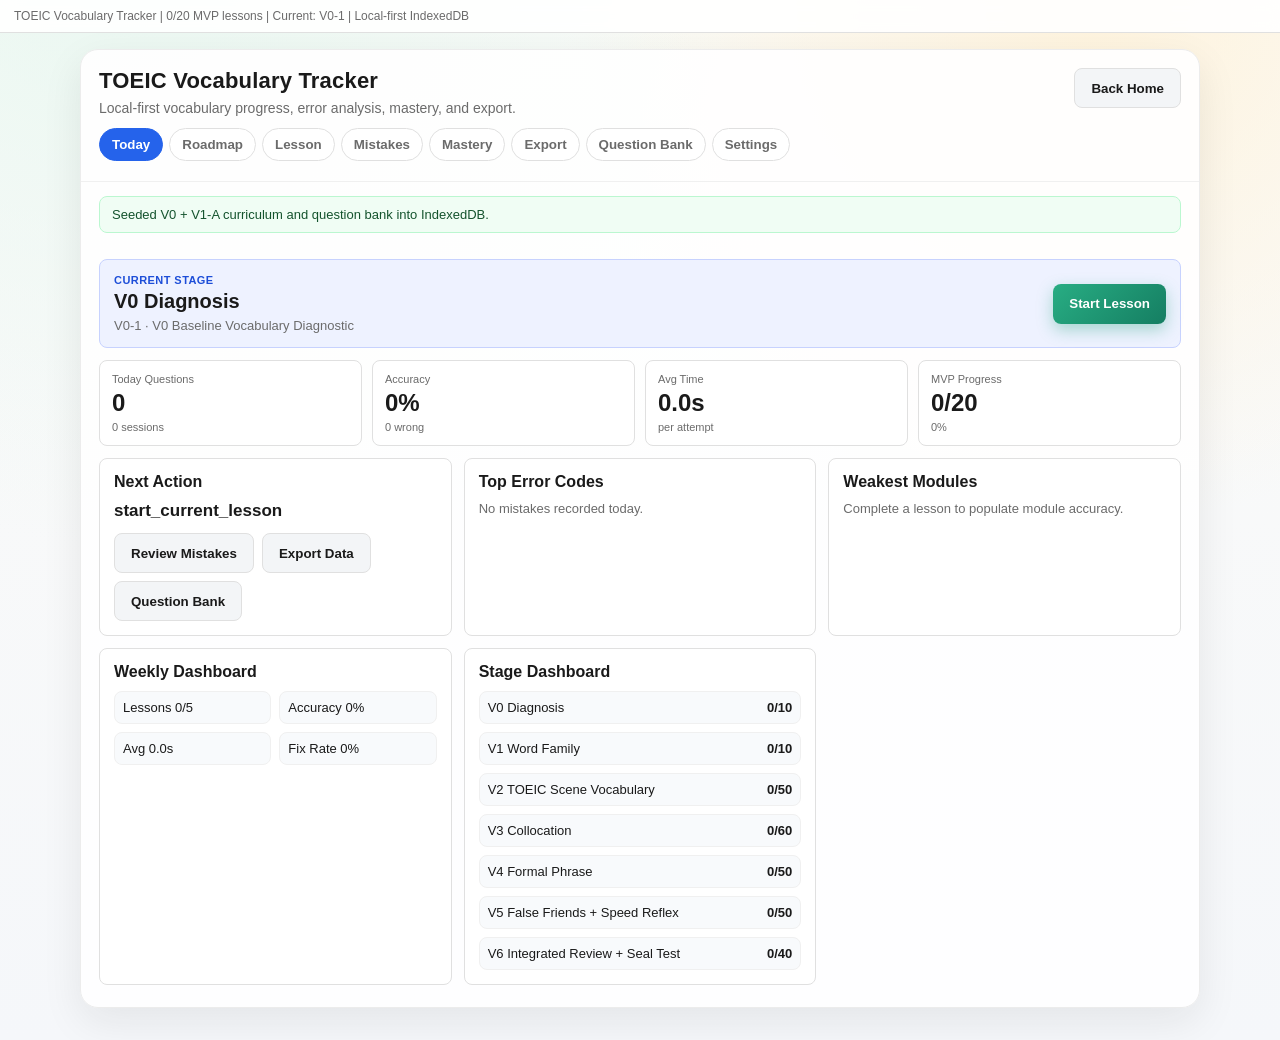
<file: tracker.html>
<!doctype html>
<html lang="zh-Hant">
<head>
  <meta charset="utf-8">
  <meta name="viewport" content="width=device-width, initial-scale=1">
  <title>TOEIC Vocabulary Tracker</title>
  <link rel="manifest" href="./manifest.json">
  <link rel="stylesheet" href="./css/base.css">
  <link rel="stylesheet" href="./css/tracker.css">
</head>
<body>
  <div id="top-strip" class="top-strip">載入中...</div>
  <main class="app-shell tracker-shell">
    <header class="tracker-head">
      <div class="tracker-head-row">
        <div>
          <h1 class="page-title">TOEIC Vocabulary Tracker</h1>
          <p class="page-subtitle">Local-first vocabulary progress, error analysis, mastery, and export.</p>
        </div>
        <button class="button secondary" type="button" onclick="location.href='./index.html'">Back Home</button>
      </div>
      <nav id="tracker-tabs" class="tracker-tabs" aria-label="Tracker navigation"></nav>
    </header>

    <div id="tracker-notice" class="section" style="padding-bottom:0"></div>
    <section id="tracker-view" class="tracker-view"></section>
  </main>

  <script src="./js/vocab-scoring.js"></script>
  <script src="./js/vocab-db.js"></script>
  <script src="./js/vocab-tracker.js"></script>
  <script>
    if ("serviceWorker" in navigator) {
      window.addEventListener("load", () => {
        navigator.serviceWorker.register("./sw.js").catch(() => {});
      });
    }
    window.VocabTracker.init();
  </script>
</body>
</html>
</file>
<file: css/base.css>
:root {
  --pos-noun-bg: #D6F0E0;
  --pos-noun-text: #0A6640;
  --pos-noun-border: #0A6640;

  --pos-verb-bg: #D6E8FA;
  --pos-verb-text: #0C447C;
  --pos-verb-border: #0C447C;

  --pos-adj-bg: #EDE0F7;
  --pos-adj-text: #6B2D8B;
  --pos-adj-border: #6B2D8B;

  --pos-adv-bg: #F5E6D0;
  --pos-adv-text: #8B4000;
  --pos-adv-border: #8B4000;

  --pos-error-bg: #FCEBEB;
  --pos-error-text: #A32D2D;
  --pos-error-border: #A32D2D;

  --signal-noun: var(--pos-noun-bg);
  --signal-verb: var(--pos-verb-bg);
  --signal-adj: var(--pos-adj-bg);
  --signal-adv: var(--pos-adv-bg);

  --result-correct-bg: #D6F0E0;
  --result-correct: #0A6640;
  --result-wrong-bg: #FCEBEB;
  --result-wrong: #A32D2D;
  --result-timeout-bg: #FAEEDA;
  --result-timeout: #633806;

  --bg-primary: #FFFFFF;
  --bg-secondary: #F5F5F5;
  --bg-surface: #FDFCF8;
  --text-primary: #1A1A1A;
  --text-secondary: #6B6B6B;
  --text-tertiary: #9B9B9B;
  --border: #E0E0E0;
  --border-light: #F0F0F0;
  --accent: #1D9E75;
  --accent-light: #E1F5EE;
  --danger: #C73636;
  --warn: #BA7517;
}

* {
  box-sizing: border-box;
}

body {
  margin: 0;
  color: var(--text-primary);
  background:
    radial-gradient(circle at 10% -10%, #e8f7f0 0%, transparent 40%),
    radial-gradient(circle at 85% 0%, #fef3dd 0%, transparent 35%),
    linear-gradient(180deg, #fbfbf9 0%, #f5f7fa 100%);
  font-family: "Noto Sans TC", "PingFang TC", "Microsoft JhengHei", sans-serif;
}

.top-strip {
  font-size: 12px;
  color: var(--text-secondary);
  border-bottom: 1px solid var(--border);
  padding: 9px 14px;
  background: rgba(255, 255, 255, 0.9);
  backdrop-filter: blur(6px);
}

.app-shell {
  width: min(960px, calc(100% - 24px));
  margin: 16px auto 32px;
  background: rgba(255, 255, 255, 0.92);
  border: 1px solid #ececec;
  border-radius: 18px;
  box-shadow: 0 14px 40px rgba(26, 26, 26, 0.08);
  overflow: hidden;
}

.page-head {
  padding: 18px 18px 8px;
}

.page-title {
  margin: 0;
  font-size: 22px;
  letter-spacing: 0.2px;
}

.page-subtitle {
  margin: 6px 0 0;
  color: var(--text-secondary);
  font-size: 14px;
}

.section {
  padding: 14px 18px 18px;
}

.button {
  border: none;
  border-radius: 8px;
  padding: 10px 16px;
  font-weight: 700;
  cursor: pointer;
  min-height: 40px;
  transition: transform 0.12s ease, opacity 0.12s ease, box-shadow 0.12s ease;
}

.button:disabled {
  opacity: 0.45;
  cursor: not-allowed;
}

.button:hover:not(:disabled) {
  transform: translateY(-1px);
}

.button.primary {
  color: #fff;
  background: linear-gradient(135deg, #28ad83 0%, #157e62 100%);
  box-shadow: 0 6px 16px rgba(29, 158, 117, 0.34);
}

.button.secondary {
  color: var(--text-primary);
  background: #f3f5f7;
  border: 1px solid var(--border);
}

.button.warning {
  color: #fff;
  background: linear-gradient(135deg, #d0852b 0%, #ba7517 100%);
}

.page-actions {
  display: flex;
  justify-content: flex-end;
  gap: 8px;
}

.grid-2 {
  display: grid;
  grid-template-columns: repeat(2, minmax(0, 1fr));
  gap: 12px;
}

.card {
  border: 1px solid var(--border);
  border-radius: 8px;
  padding: 12px;
  background: #fff;
}

.focus-card {
  display: flex;
  align-items: center;
  justify-content: space-between;
  gap: 12px;
  border: 1px solid #b8ded0;
  border-radius: 8px;
  padding: 14px;
  background: #f1fbf6;
}

.focus-card h2 {
  margin: 4px 0 6px;
  font-size: 18px;
}

.focus-card p {
  margin: 0;
  color: var(--text-secondary);
  font-size: 13px;
}

.score-hero {
  display: grid;
  grid-template-columns: minmax(180px, 1fr) 2fr;
  gap: 14px;
  align-items: stretch;
}

.score-hero p {
  margin: 6px 0 0;
  color: var(--text-secondary);
  font-size: 13px;
}

.score-grid {
  display: grid;
  grid-template-columns: repeat(4, minmax(0, 1fr));
  gap: 8px;
}

.score-grid div {
  border: 1px solid var(--border-light);
  border-radius: 10px;
  padding: 10px;
  background: #f8faf9;
}

.score-grid span,
.score-grid small {
  display: block;
  color: var(--text-secondary);
  font-size: 11px;
}

.score-grid strong {
  display: block;
  margin: 4px 0;
  font-size: 22px;
}

.weekly-plan {
  display: grid;
  grid-template-columns: repeat(3, minmax(0, 1fr));
  gap: 10px;
}

.plan-card,
.lesson-card {
  border: 1px solid var(--border);
  border-radius: 8px;
  padding: 12px;
  background: #fff;
}

.lesson-card {
  display: flex;
  min-height: 178px;
  flex-direction: column;
}

.lesson-card .button {
  margin-top: auto;
  width: 100%;
}

.lesson-topline {
  display: flex;
  align-items: center;
  justify-content: space-between;
  gap: 8px;
}

.plan-card h3,
.lesson-card h3 {
  margin: 5px 0 6px;
  font-size: 15px;
}

.plan-card p,
.lesson-card p {
  margin: 0 0 8px;
  color: var(--text-secondary);
  font-size: 13px;
  line-height: 1.5;
}

.plan-kicker {
  color: #1b755d;
  font-size: 11px;
  font-weight: 800;
  text-transform: uppercase;
}

.tag-row {
  display: flex;
  flex-wrap: wrap;
  gap: 5px;
}

.tag-row span {
  border: 1px solid #d7e7df;
  border-radius: 999px;
  padding: 2px 7px;
  color: #285e4f;
  background: #f2faf6;
  font-size: 11px;
}

.status-pill {
  border-radius: 999px;
  padding: 2px 8px;
  font-size: 11px;
  font-weight: 800;
  white-space: nowrap;
}

.status-pill.todo {
  color: #7a4a07;
  background: #fff3d8;
  border: 1px solid #f0d18a;
}

.status-pill.done {
  color: #14664d;
  background: #e5f7ef;
  border: 1px solid #b9e4d2;
}

.compact-list {
  margin: 0;
  padding-left: 18px;
  line-height: 1.7;
}

.module-row {
  border-bottom: 1px solid var(--border-light);
  padding: 10px 0;
}

.module-row:first-child {
  padding-top: 0;
}

.module-row:last-child {
  border-bottom: none;
  padding-bottom: 0;
}

.module-row p {
  margin: 5px 0;
  color: var(--text-secondary);
  font-size: 13px;
}

.pos-pill {
  display: inline-block;
  font-size: 11px;
  padding: 2px 9px;
  border-radius: 20px;
  font-weight: 600;
  border: 0.5px solid;
}

.pos-pill.noun { background: var(--pos-noun-bg); color: var(--pos-noun-text); border-color: var(--pos-noun-border); }
.pos-pill.verb { background: var(--pos-verb-bg); color: var(--pos-verb-text); border-color: var(--pos-verb-border); }
.pos-pill.adj  { background: var(--pos-adj-bg);  color: var(--pos-adj-text);  border-color: var(--pos-adj-border); }
.pos-pill.adv  { background: var(--pos-adv-bg);  color: var(--pos-adv-text);  border-color: var(--pos-adv-border); }
.pos-pill.error{ background: var(--pos-error-bg); color: var(--pos-error-text); border-color: var(--pos-error-border); }

.blank-word {
  display: inline-block;
  padding: 1px 10px;
  border-radius: 4px;
  margin: 0 3px;
  font-weight: 700;
  border-bottom-width: 2px;
  border-bottom-style: solid;
}

.blank-word.noun { background: var(--pos-noun-bg); color: var(--pos-noun-text); border-bottom-color: var(--pos-noun-border); }
.blank-word.verb { background: var(--pos-verb-bg); color: var(--pos-verb-text); border-bottom-color: var(--pos-verb-border); }
.blank-word.adj  { background: var(--pos-adj-bg); color: var(--pos-adj-text); border-bottom-color: var(--pos-adj-border); }
.blank-word.adv  { background: var(--pos-adv-bg); color: var(--pos-adv-text); border-bottom-color: var(--pos-adv-border); }
.blank-word.error { background: var(--pos-error-bg); color: var(--pos-error-text); border-bottom-color: var(--pos-error-border); text-decoration: line-through; }

.signal-tag {
  display: inline-block;
  font-size: 11px;
  padding: 1px 7px;
  border-radius: 20px;
  font-weight: 700;
  border-width: 1.5px;
  border-style: solid;
  margin: 0 2px;
  vertical-align: middle;
}

.signal-tag.noun { background: var(--signal-noun); border-color: var(--pos-noun-border); color: var(--pos-noun-text); }
.signal-tag.verb { background: var(--signal-verb); border-color: var(--pos-verb-border); color: var(--pos-verb-text); }
.signal-tag.adj { background: var(--signal-adj); border-color: var(--pos-adj-border); color: var(--pos-adj-text); }
.signal-tag.adv { background: var(--signal-adv); border-color: var(--pos-adv-border); color: var(--pos-adv-text); }

.formula-box {
  padding: 10px 14px;
  font-size: 13px;
  line-height: 1.8;
  border-left: 3px solid;
  margin-bottom: 10px;
}

.formula-box.noun { background: var(--pos-noun-bg); border-color: var(--pos-noun-border); color: #0A3320; }
.formula-box.verb { background: var(--pos-verb-bg); border-color: var(--pos-verb-border); color: #082B52; }
.formula-box.adj { background: var(--pos-adj-bg); border-color: var(--pos-adj-border); color: #3B0F5B; }
.formula-box.adv { background: var(--pos-adv-bg); border-color: var(--pos-adv-border); color: #3D1A00; }
.formula-box.warn { background: #FAEEDA; border-color: #BA7517; color: #412402; }
.formula-box.error { background: var(--pos-error-bg); border-color: var(--pos-error-border); color: #791F1F; }
.formula-box.neutral { background: #f2f5f7; border-color: #64748b; color: #263241; }

.muted-note {
  margin: 0;
  color: var(--text-secondary);
  font-size: 13px;
}

/* Score grid variants */
.score-grid-2 {
  display: grid;
  grid-template-columns: repeat(2, minmax(0, 1fr));
  gap: 8px;
}

.score-grid-3 {
  display: grid;
  grid-template-columns: repeat(3, minmax(0, 1fr));
  gap: 8px;
}

.score-grid-2 div,
.score-grid-3 div {
  border: 1px solid var(--border-light);
  border-radius: 10px;
  padding: 10px;
  background: #f8faf9;
}

.score-grid-2 span,
.score-grid-2 small,
.score-grid-3 span,
.score-grid-3 small {
  display: block;
  color: var(--text-secondary);
  font-size: 11px;
}

.score-grid-2 strong,
.score-grid-3 strong {
  display: block;
  margin: 4px 0;
  font-size: 22px;
}

/* Small button variant */
.button.small {
  padding: 6px 12px;
  min-height: 32px;
  font-size: 13px;
  display: inline-flex;
  align-items: center;
  justify-content: center;
  text-decoration: none;
  flex-shrink: 0;
}

/* Week tabs */
.week-tabs {
  display: flex;
  gap: 6px;
  overflow-x: auto;
  padding-bottom: 4px;
}

.week-tab {
  border: 1px solid var(--border);
  border-radius: 999px;
  padding: 6px 14px;
  font-size: 13px;
  font-weight: 700;
  background: #f3f5f7;
  color: var(--text-secondary);
  white-space: nowrap;
  cursor: pointer;
  transition: all 0.12s;
}

.week-tab.active {
  background: var(--accent);
  color: #fff;
  border-color: var(--accent);
}

.week-panel-card {
  margin-top: 10px;
}

/* Week panel content */
.week-panel-header {
  display: flex;
  align-items: baseline;
  gap: 10px;
  margin-bottom: 12px;
  font-size: 14px;
}

.week-progress {
  margin-left: auto;
  font-size: 12px;
  color: var(--text-secondary);
}

/* Lesson rows */
.lesson-rows {
  display: flex;
  flex-direction: column;
}

.lesson-row {
  display: flex;
  align-items: center;
  gap: 12px;
  padding: 10px 0;
  border-bottom: 1px solid var(--border-light);
}

.lesson-row:last-child {
  border-bottom: none;
  padding-bottom: 0;
}

.lesson-row-dot {
  width: 12px;
  height: 12px;
  border-radius: 50%;
  flex-shrink: 0;
}

.dot-pending  { background: #cbd5e1; }
.dot-done     { background: #f59e0b; }
.dot-mastered { background: #22c55e; }

.lesson-row-info {
  flex: 1;
  min-width: 0;
}

.lesson-row-title {
  font-size: 14px;
  font-weight: 600;
  color: var(--text-primary);
  overflow: hidden;
  text-overflow: ellipsis;
  white-space: nowrap;
}

.lesson-row-meta {
  font-size: 12px;
  color: var(--text-secondary);
  margin-top: 2px;
}

/* Weakness label in recent stats */
.stat-label-sm {
  font-size: 15px;
}

/* ===== Full lesson map (index.html) ===== */

.map-legend {
  display: flex;
  flex-wrap: wrap;
  gap: 14px;
  margin-bottom: 18px;
  font-size: 12px;
  color: var(--text-secondary);
}

.map-legend-item {
  display: flex;
  align-items: center;
  gap: 6px;
}

.map-legend-dot {
  width: 14px;
  height: 14px;
  border-radius: 50%;
  flex-shrink: 0;
}

.map-module {
  margin-bottom: 22px;
}

.map-module:last-child {
  margin-bottom: 0;
}

.map-module-title {
  font-size: 11px;
  font-weight: 700;
  color: var(--text-secondary);
  text-transform: uppercase;
  letter-spacing: 0.5px;
  margin-bottom: 12px;
  padding-bottom: 6px;
  border-bottom: 1px solid var(--border-light);
}

.map-week-row {
  display: flex;
  align-items: center;
  gap: 10px;
  margin-bottom: 10px;
}

.map-week-row:last-child {
  margin-bottom: 0;
}

.map-week-lbl {
  font-size: 11px;
  font-weight: 700;
  color: var(--text-tertiary);
  width: 26px;
  flex-shrink: 0;
  text-align: center;
}

.map-dots {
  display: flex;
  flex-wrap: wrap;
  gap: 8px;
}

.map-dot {
  width: 40px;
  height: 40px;
  border-radius: 8px;
  display: flex;
  flex-direction: column;
  align-items: center;
  justify-content: center;
  gap: 1px;
  font-size: 13px;
  font-weight: 700;
  text-decoration: none;
  cursor: pointer;
  transition: transform 0.1s, box-shadow 0.12s;
  flex-shrink: 0;
  position: relative;
  border: 2px solid;
}

.map-dot:hover {
  transform: scale(1.15);
  box-shadow: 0 6px 16px rgba(0, 0, 0, 0.2);
  z-index: 5;
}

/* Not started — outlined only, no fill */
.map-dot.dot-pending {
  background: #fff;
  border-color: #d1d5db;
  color: #9ca3af;
}

/* Next lesson — accent filled with glow ring */
.map-dot.dot-next {
  background: var(--accent);
  border-color: var(--accent);
  color: #fff;
  box-shadow: 0 0 0 3px #d1f5eb;
}

/* Done but needs work — amber filled */
.map-dot.dot-needs-work {
  background: #f59e0b;
  border-color: #f59e0b;
  color: #fff;
}

/* Mastered — green filled */
.map-dot.dot-mastered {
  background: #22c55e;
  border-color: #22c55e;
  color: #fff;
}

/* Not yet built — dashed outline, muted */
.map-dot.dot-locked {
  background: #f8fafc;
  border-color: #cbd5e1;
  border-style: dashed;
  color: #cbd5e1;
  cursor: default;
  pointer-events: none;
}
.map-dot.dot-locked:hover { transform: none; box-shadow: none; }
/* Restore pointer-events for tooltip on locked */
.map-dot.dot-locked[data-tip] { pointer-events: auto; cursor: default; }

.map-dot .dot-day  { font-size: 13px; font-weight: 700; line-height: 1; }
.map-dot .dot-type { font-size: 10px; line-height: 1; opacity: 0.85; }

@media (max-width: 480px) {
  .map-dot { width: 36px; height: 36px; font-size: 12px; border-radius: 6px; }
}

/* ===== Lesson navigation dots (Week panel) ===== */
.nav-dot-grid {
  display: flex;
  flex-wrap: wrap;
  gap: 8px;
  padding: 6px 0;
}

.lesson-nav-dot {
  width: 38px;
  height: 38px;
  border-radius: 50%;
  display: flex;
  align-items: center;
  justify-content: center;
  font-size: 13px;
  font-weight: 700;
  color: #fff;
  text-decoration: none;
  cursor: pointer;
  transition: transform 0.12s, box-shadow 0.12s;
  flex-shrink: 0;
}

.lesson-nav-dot:hover {
  transform: scale(1.22);
  box-shadow: 0 4px 14px rgba(0, 0, 0, 0.22);
}

.lesson-nav-dot.dot-next      { background: var(--accent); box-shadow: 0 0 0 3px #d1f5eb; }
.lesson-nav-dot.dot-pending   { background: #cbd5e1; color: #475569; }
.lesson-nav-dot.dot-needs-work{ background: #f59e0b; }
.lesson-nav-dot.dot-mastered  { background: #22c55e; }

.dot-section {
  margin-bottom: 10px;
}

.dot-section-label {
  font-size: 11px;
  font-weight: 700;
  color: var(--text-secondary);
  text-transform: uppercase;
  letter-spacing: 0.4px;
  margin-bottom: 6px;
}

.dot-done-details > summary {
  font-size: 12px;
  color: var(--text-secondary);
  cursor: pointer;
  list-style: none;
  padding: 4px 0;
  -webkit-user-select: none;
  user-select: none;
}

.dot-done-details > summary::-webkit-details-marker { display: none; }
.dot-done-details > summary::after  { content: " ▶"; font-size: 10px; }
.dot-done-details[open] > summary::after { content: " ▼"; }

.dot-done-details .nav-dot-grid { margin-top: 8px; }

/* ===== Shared tooltip ===== */
.dot-tooltip {
  position: fixed;
  z-index: 1000;
  background: #1e293b;
  color: #f1f5f9;
  border-radius: 8px;
  padding: 8px 12px;
  font-size: 12px;
  line-height: 1.7;
  pointer-events: none;
  max-width: 320px;
  white-space: normal;
  word-break: break-word;
  box-shadow: 0 6px 20px rgba(0, 0, 0, 0.25);
}

.tip-desc {
  display: block;
  font-size: 11px;
  color: rgba(241,245,249,0.75);
  line-height: 1.45;
  margin: 2px 0 1px;
}

@media (max-width: 720px) {
  .grid-2 {
    grid-template-columns: 1fr;
  }

  .score-hero,
  .weekly-plan,
  .focus-card {
    grid-template-columns: 1fr;
  }

  .focus-card {
    align-items: stretch;
    flex-direction: column;
  }

  .focus-card .button {
    width: 100%;
  }

  .score-grid {
    grid-template-columns: 1fr 1fr;
  }

  .app-shell {
    width: calc(100% - 10px);
    margin: 8px auto 14px;
    border-radius: 12px;
  }
}
</file>
<file: css/lesson.css>
.lesson-meta {
  display: flex;
  gap: 8px;
  align-items: center;
  flex-wrap: wrap;
  margin-bottom: 10px;
}

.lesson-meta .badge {
  font-size: 12px;
  background: #edf4ff;
  border: 1px solid #cfdff7;
  color: #205080;
  border-radius: 999px;
  padding: 3px 8px;
}

.debug-rule {
  background: #e8f6f0;
  border: 1px solid #cae9dc;
  border-radius: 10px;
  padding: 10px 12px;
  margin-bottom: 14px;
}

.concept-card {
  border: 1px solid var(--border);
  border-radius: 8px;
  padding: 10px;
  background: #fff;
  margin-bottom: 10px;
}

.concept-card h4 {
  margin: 0 0 8px;
  font-size: 14px;
}

.lesson-actions {
  position: sticky;
  bottom: 0;
  background: rgba(255, 255, 255, 0.95);
  padding: 12px 18px;
  border-top: 1px solid var(--border);
  display: flex;
  justify-content: flex-end;
  gap: 8px;
}

@media (max-width: 720px) {
  .lesson-actions {
    flex-direction: column-reverse;
  }

  .lesson-actions .button {
    width: 100%;
  }
}
</file>
<file: css/report.css>
.metrics {
  display: grid;
  grid-template-columns: repeat(4, minmax(0, 1fr));
  gap: 8px;
}

.metric {
  border: 1px solid var(--border);
  border-radius: 12px;
  padding: 10px;
  background: #fff;
}

.metric .label {
  font-size: 12px;
  color: var(--text-secondary);
}

.metric .value {
  margin-top: 6px;
  font-weight: 800;
  font-size: 24px;
}

.component-dashboard {
  display: grid;
  grid-template-columns: repeat(4, minmax(0, 1fr));
  gap: 8px;
}

.component-card {
  border: 1px solid var(--border);
  border-radius: 12px;
  padding: 10px;
  background: #fff;
}

.component-card.active {
  border-color: #1f9b75;
  background: #edf9f3;
}

.component-card .label {
  font-size: 12px;
  color: var(--text-secondary);
}

.component-card .value {
  margin-top: 6px;
  font-weight: 800;
  font-size: 20px;
}

.component-card .hint {
  margin-top: 4px;
  font-size: 11px;
  color: var(--text-tertiary);
}

.question-map {
  display: flex;
  gap: 8px;
  flex-wrap: wrap;
}

.question-node {
  width: 22px;
  height: 22px;
  border-radius: 999px;
  display: grid;
  place-items: center;
  color: #fff;
  font-size: 11px;
  font-weight: 700;
}

.question-node.correct { background: #1b9e74; }
.question-node.wrong { background: #c73f3f; }
.question-node.timeout { background: #cf8b34; }

.timeline-box {
  border: 1px solid var(--border);
  border-radius: 8px;
  background: #fff;
  overflow: hidden;
}

.timeline-row {
  display: grid;
  grid-template-columns: 44px 1fr;
  border-bottom: 1px solid var(--border-light);
}

.timeline-row:last-child {
  border-bottom: none;
}

.timeline-q {
  display: grid;
  place-items: center;
  color: #1b755d;
  background: #f2faf6;
  font-size: 12px;
  font-weight: 800;
}

.timeline-flow {
  display: grid;
  grid-template-columns: repeat(3, minmax(0, 1fr));
  gap: 8px;
  padding: 9px 10px;
  font-size: 13px;
}

.timeline-flow span {
  color: var(--text-secondary);
}

.muted-note {
  margin: 0;
  color: var(--text-secondary);
  font-size: 13px;
}

.good-box {
  border: 1px solid #cae8dc;
  background: #eaf9f2;
  border-radius: 12px;
  padding: 10px 12px;
}

.good-box h3 {
  margin: 0 0 8px;
  font-size: 14px;
}

.good-box ul {
  margin: 0;
  padding-left: 18px;
}

.q-report {
  border: 1px solid var(--border);
  border-radius: 12px;
  padding: 12px;
  margin-bottom: 12px;
  background: #fff;
}

.q-report h4 {
  margin: 0;
  font-size: 14px;
}

.q-stem {
  margin: 8px 0;
  line-height: 1.9;
}

.option-line {
  display: flex;
  justify-content: space-between;
  gap: 8px;
  padding: 7px 8px;
  margin-bottom: 6px;
  border-radius: 8px;
  border: 1px solid #e4e7eb;
  font-size: 13px;
}

.option-line.correct {
  border: 1px solid #2b9c75;
  background: #e8f7f0;
}

.option-line.selected-wrong {
  border: 1px solid #bd3737;
  background: #fdecec;
  text-decoration: line-through;
}

.option-line.neutral {
  color: #5f6670;
}

.steps {
  margin-top: 8px;
  padding-left: 0;
  list-style: none;
}

.steps li {
  margin-bottom: 6px;
  display: flex;
  gap: 8px;
}

.step-no {
  width: 20px;
  height: 20px;
  border-radius: 999px;
  display: grid;
  place-items: center;
  font-size: 11px;
  font-weight: 700;
  color: #fff;
  background: #1fa578;
  flex-shrink: 0;
}

.steps.wrong .step-no {
  background: #c63d3d;
}

.rule-box {
  margin-top: 8px;
  border-left: 3px solid;
  padding: 8px 10px;
  font-size: 13px;
}

.rule-box.ok {
  border-color: #1b9a71;
  background: #e8f8f0;
}

.rule-box.warn {
  border-color: #b9751b;
  background: #fdf1df;
}

.report-actions {
  display: flex;
  gap: 8px;
  justify-content: flex-end;
}

.all-questions-details > summary {
  cursor: pointer;
  list-style: none;
  -webkit-user-select: none;
  user-select: none;
  padding: 4px 0;
}

.all-questions-details > summary::-webkit-details-marker {
  display: none;
}

.all-questions-details > summary::after {
  content: " ▶";
  font-size: 10px;
  color: var(--text-tertiary);
}

.all-questions-details[open] > summary::after {
  content: " ▼";
}

.all-questions-details > div {
  margin-top: 12px;
}

@media (max-width: 720px) {
  .metrics,
  .component-dashboard {
    grid-template-columns: 1fr 1fr;
  }

  .timeline-flow {
    grid-template-columns: 1fr;
  }
}
</file>
<file: css/progress.css>
.summary-grid {
  display: grid;
  grid-template-columns: repeat(auto-fill, minmax(130px, 1fr));
  gap: 8px;
}

.summary-tile {
  border: 1px solid var(--border-light);
  border-radius: 8px;
  padding: 10px;
  background: #f8faf9;
}

.summary-tile span {
  display: block;
  color: var(--text-secondary);
  font-size: 11px;
}

.summary-tile strong {
  display: block;
  margin-top: 5px;
  font-size: 20px;
}

.log-controls {
  display: grid;
  grid-template-columns: 1fr 1fr 1fr auto auto;
  gap: 8px;
  align-items: end;
  margin-bottom: 10px;
}

.log-control label {
  display: block;
  margin-bottom: 4px;
  color: var(--text-secondary);
  font-size: 12px;
  font-weight: 700;
}

.log-control input,
.log-control select {
  width: 100%;
  min-height: 40px;
  border: 1px solid var(--border);
  border-radius: 8px;
  padding: 8px 10px;
  color: var(--text-primary);
  background: #fff;
  font: inherit;
}

.log-table {
  width: 100%;
  border-collapse: collapse;
  font-size: 13px;
}

.log-table th,
.log-table td {
  border-bottom: 1px solid var(--border-light);
  padding: 8px 6px;
  text-align: left;
  vertical-align: top;
}

.log-table th {
  color: var(--text-secondary);
  font-size: 12px;
}

.log-table tr:last-child td {
  border-bottom: none;
}

.log-event-type {
  display: inline-block;
  border: 1px solid #d7e7df;
  border-radius: 999px;
  padding: 2px 7px;
  color: #285e4f;
  background: #f2faf6;
  font-size: 11px;
  font-weight: 800;
  white-space: nowrap;
}

.muted-note {
  margin: 0;
  color: var(--text-secondary);
  font-size: 13px;
}

/* ===== Lesson map ===== */

.swimlane {
  margin-bottom: 16px;
}

.swimlane:last-of-type {
  margin-bottom: 0;
}

.swimlane-header {
  font-size: 11px;
  font-weight: 700;
  color: var(--text-secondary);
  text-transform: uppercase;
  letter-spacing: 0.6px;
  margin-bottom: 8px;
}

.swimlane-weeks {
  display: flex;
  flex-wrap: wrap;
  gap: 14px;
}

.week-group {
  display: flex;
  flex-direction: column;
  align-items: flex-start;
  gap: 5px;
}

.week-label {
  font-size: 10px;
  font-weight: 700;
  color: var(--text-tertiary);
}

.dots-row {
  display: flex;
  gap: 6px;
}

.lesson-dot {
  width: 20px;
  height: 20px;
  border-radius: 50%;
  cursor: pointer;
  transition: transform 0.12s, box-shadow 0.12s;
  flex-shrink: 0;
}

.lesson-dot:hover {
  transform: scale(1.35);
}

.lesson-dot.status-pending      { background: #cbd5e1; }
.lesson-dot.status-current      { background: #3b82f6; box-shadow: 0 0 0 3px #bfdbfe; }
.lesson-dot.status-needs-review { background: #ef4444; }
.lesson-dot.status-needs-work   { background: #f59e0b; }
.lesson-dot.status-mastered     { background: #22c55e; }


.dot-legend {
  display: flex;
  flex-wrap: wrap;
  gap: 10px;
  margin-top: 14px;
  padding-top: 12px;
  border-top: 1px solid var(--border-light);
}

.legend-item {
  display: flex;
  align-items: center;
  gap: 5px;
  font-size: 11px;
  color: var(--text-secondary);
}

.legend-dot {
  display: inline-block;
  width: 10px;
  height: 10px;
  border-radius: 50%;
  flex-shrink: 0;
}

/* ===== Component mastery bars ===== */

.comp-bar-list { display: flex; flex-direction: column; gap: 14px; }

.comp-bar-meta {
  display: flex;
  justify-content: space-between;
  align-items: baseline;
  margin-bottom: 5px;
}

.comp-bar-name  { font-size: 13px; font-weight: 700; }
.comp-bar-score { font-size: 12px; color: var(--text-secondary); }
.comp-bar-hint  { font-size: 11px; color: var(--text-tertiary); margin-top: 3px; }

.comp-bar-track {
  height: 10px;
  background: #f1f5f9;
  border-radius: 999px;
  position: relative;
}

.comp-bar-fill {
  height: 100%;
  border-radius: 999px;
  transition: width 0.5s ease;
  min-width: 4px;
}

.comp-bar-ref {
  position: absolute;
  top: -3px;
  bottom: -3px;
  left: 70%;
  width: 2px;
  background: #94a3b8;
  border-radius: 1px;
}

/* ===== Mastery trend chart ===== */

.trend-legend {
  display: flex;
  flex-wrap: wrap;
  gap: 12px;
  margin-top: 8px;
  font-size: 11px;
  color: var(--text-secondary);
}

.trend-dot {
  display: inline-block;
  width: 8px;
  height: 8px;
  border-radius: 50%;
  margin-right: 3px;
  vertical-align: middle;
}

/* ===== Weakness bars ===== */

.weakness-bar-item { margin-bottom: 12px; }
.weakness-bar-item:last-child { margin-bottom: 0; }

.weakness-bar-header {
  display: flex;
  justify-content: space-between;
  align-items: baseline;
  margin-bottom: 5px;
}

.weakness-bar-tag  { font-size: 12px; font-weight: 700; font-family: monospace; }
.weakness-bar-meta { font-size: 11px; color: var(--text-secondary); }

.weakness-track {
  height: 8px;
  background: #f1f5f9;
  border-radius: 999px;
  overflow: hidden;
}

.weakness-fill {
  height: 100%;
  border-radius: 999px;
  transition: width 0.5s ease;
  min-width: 4px;
}

/* ===== Heatmap ===== */

.heatmap-scroll {
  display: flex;
  gap: 6px;
  overflow-x: auto;
  padding-bottom: 4px;
}

.heatmap-side {
  display: grid;
  grid-template-rows: repeat(7, 14px);
  gap: 3px;
  font-size: 10px;
  color: var(--text-secondary);
  flex-shrink: 0;
  align-items: center;
}

.heatmap-grid {
  display: grid;
  grid-auto-flow: column;
  grid-template-rows: repeat(7, 14px);
  gap: 3px;
}

.heat-cell {
  width: 14px;
  height: 14px;
  border-radius: 3px;
  flex-shrink: 0;
}

.heat-empty  { background: transparent; }
.heat-0      { background: #e2e8f0; }
.heat-1      { background: #bbf7d0; }
.heat-2      { background: #4ade80; }
.heat-3      { background: #16a34a; }

.heatmap-legend {
  display: flex;
  align-items: center;
  gap: 4px;
  margin-top: 10px;
  font-size: 11px;
  color: var(--text-secondary);
}

.heat-legend-label {
  padding: 0 4px;
}

/* ===== Media queries ===== */

@media (max-width: 820px) {
  .log-controls {
    grid-template-columns: 1fr 1fr;
  }
}

@media (max-width: 560px) {
  .log-controls {
    grid-template-columns: 1fr;
  }
}
</file>
<file: css/quiz.css>
.quiz-head {
  padding: 10px 18px 2px;
}

.progress-wrap {
  display: flex;
  align-items: center;
  gap: 10px;
}

.progress-bar {
  flex: 1;
  height: 10px;
  border-radius: 99px;
  background: #ebeff2;
  overflow: hidden;
}

.progress-fill {
  width: 0;
  height: 100%;
  background: linear-gradient(90deg, #1ca274 0%, #57c49f 100%);
  transition: width 0.25s ease;
}

.q-dots {
  display: flex;
  gap: 6px;
  flex-wrap: wrap;
  margin: 10px 0 0;
}

.q-dot {
  width: 12px;
  height: 12px;
  border-radius: 50%;
  border: 2px solid #cfd6dd;
  background: #e8edf2;
}

.q-dot.current { border-color: #1b916c; }
.q-dot.answered { background: #45b48e; border-color: #45b48e; }
.q-dot.timeout { background: #e5a253; border-color: #e5a253; }

.q-status {
  margin: 10px 0 0;
  color: var(--text-secondary);
  font-size: 13px;
}

.timer-row {
  display: flex;
  justify-content: space-between;
  align-items: center;
  margin-top: 12px;
}

.timer-number {
  font-weight: 800;
  font-size: 24px;
  color: #1b916c;
}

.timer-number.danger {
  color: #be3232;
}

.timer-line {
  height: 4px;
  background: #ecf0f3;
  border-radius: 8px;
  overflow: hidden;
  margin-top: 8px;
}

.timer-left {
  height: 100%;
  width: 100%;
  background: #1a9f74;
  transition: width 0.2s linear, background-color 0.2s linear;
}

.timer-left.danger {
  background: #c73939;
}

.quiz-card {
  margin: 10px 18px 14px;
  padding: 16px;
  border: 1px solid var(--border);
  border-radius: 8px;
  background: #fff;
  position: relative;
}

.quiz-meta {
  font-size: 12px;
  color: var(--text-secondary);
  margin-bottom: 10px;
}

.quiz-stem {
  font-size: 15px;
  line-height: 1.9;
  margin: 0;
}

.quiz-stem .blank {
  display: inline-block;
  min-width: 62px;
  border-bottom: 2px solid #323232;
  margin: 0 4px;
}

.option-grid {
  margin-top: 14px;
  display: grid;
  gap: 10px;
  grid-template-columns: repeat(2, minmax(0, 1fr));
}

.option-btn {
  border: 1px solid #d8dfe6;
  border-radius: 8px;
  padding: 10px 14px;
  text-align: left;
  background: #fff;
  cursor: pointer;
  font-size: 14px;
  min-height: 48px;
}

.option-btn:hover:not(:disabled) {
  border-color: #80baaa;
  transform: translateY(-1px);
}

.option-btn.selected {
  border: 2px solid #2f9c79;
  background: #ebfbf4;
  color: #0b513d;
}

.option-btn:disabled {
  opacity: 0.75;
  cursor: not-allowed;
}

.hint-text {
  margin: 12px 0 0;
  font-size: 13px;
  color: #69727d;
  font-style: italic;
}

.quiz-actions {
  border-top: 1px solid var(--border);
  padding: 12px 18px;
  display: flex;
  gap: 8px;
  justify-content: space-between;
}

.overlay {
  position: absolute;
  inset: 0;
  background: rgba(255, 255, 255, 0.8);
  backdrop-filter: blur(3px);
  display: flex;
  justify-content: center;
  align-items: center;
  z-index: 10;
}

.overlay .button {
  padding: 12px 24px;
  font-size: 17px;
}

@media (max-width: 720px) {
  .option-grid {
    grid-template-columns: 1fr;
  }

  .timer-number {
    font-size: 20px;
  }

  .quiz-actions {
    flex-direction: column;
  }

  .quiz-actions > div {
    display: grid;
    grid-template-columns: 1fr 1fr;
    gap: 8px;
  }

  .quiz-actions .button {
    width: 100%;
  }
}
</file>
<file: css/tracker.css>
.tracker-shell {
  width: min(1120px, calc(100% - 16px));
}

.tracker-head {
  padding: 18px;
  border-bottom: 1px solid var(--border-light);
}

.tracker-head-row {
  display: flex;
  align-items: flex-start;
  justify-content: space-between;
  gap: 12px;
}

.tracker-tabs {
  display: flex;
  gap: 6px;
  overflow-x: auto;
  padding: 12px 0 2px;
}

.tracker-tab {
  border: 1px solid var(--border);
  border-radius: 999px;
  padding: 8px 12px;
  color: var(--text-secondary);
  background: #fff;
  font-weight: 700;
  white-space: nowrap;
  cursor: pointer;
}

.tracker-tab.active {
  color: #fff;
  border-color: #2563eb;
  background: #2563eb;
}

.tracker-view {
  padding: 14px 18px 22px;
}

.tracker-alert {
  margin: 0 0 12px;
  border: 1px solid #bfdbfe;
  border-radius: 8px;
  padding: 10px 12px;
  color: #1e3a8a;
  background: #eff6ff;
  font-size: 13px;
}

.tracker-alert.ok {
  color: #14532d;
  border-color: #bbf7d0;
  background: #f0fdf4;
}

.tracker-alert.warn {
  color: #713f12;
  border-color: #fde68a;
  background: #fffbeb;
}

.tracker-alert.danger {
  color: #7f1d1d;
  border-color: #fecaca;
  background: #fef2f2;
}

.tracker-hero,
.runtime-head {
  display: flex;
  align-items: center;
  justify-content: space-between;
  gap: 14px;
  border: 1px solid #c7d2fe;
  border-radius: 8px;
  padding: 14px;
  background: #eef2ff;
}

.tracker-hero h2,
.runtime-head h2 {
  margin: 4px 0 5px;
  font-size: 20px;
}

.tracker-hero p,
.runtime-head p {
  margin: 0;
  color: var(--text-secondary);
  font-size: 13px;
}

.tracker-kicker {
  color: #1d4ed8;
  font-size: 11px;
  font-weight: 900;
  letter-spacing: 0.04em;
  text-transform: uppercase;
}

.tracker-grid {
  display: grid;
  grid-template-columns: repeat(4, minmax(0, 1fr));
  gap: 10px;
  margin-top: 12px;
}

.tracker-stat,
.stage-card,
.tracker-panel,
.question-panel {
  border: 1px solid var(--border);
  border-radius: 8px;
  background: #fff;
}

.tracker-stat {
  padding: 12px;
}

.tracker-stat span,
.tracker-stat small {
  display: block;
  color: var(--text-secondary);
  font-size: 11px;
}

.tracker-stat strong {
  display: block;
  margin: 4px 0;
  font-size: 24px;
}

.tracker-section-grid,
.bank-layout {
  display: grid;
  grid-template-columns: repeat(3, minmax(0, 1fr));
  gap: 12px;
  margin-top: 12px;
}

.tracker-panel {
  padding: 14px;
}

.tracker-panel h3 {
  margin: 0 0 10px;
  font-size: 16px;
}

.tracker-bigline {
  margin: 0 0 12px;
  font-size: 17px;
  font-weight: 800;
}

.tracker-actions {
  display: flex;
  flex-wrap: wrap;
  gap: 8px;
  margin-top: 12px;
}

.tracker-list {
  margin: 0;
  padding-left: 20px;
  line-height: 1.8;
}

.tracker-list li {
  padding-right: 6px;
}

.tracker-list span {
  float: right;
  color: var(--text-secondary);
}

.mini-metrics {
  display: grid;
  grid-template-columns: repeat(2, minmax(0, 1fr));
  gap: 8px;
}

.mini-metrics span,
.stage-row {
  border: 1px solid var(--border-light);
  border-radius: 8px;
  padding: 8px;
  background: #f8fafc;
  font-size: 13px;
}

.stage-list {
  display: grid;
  gap: 8px;
}

.stage-row {
  display: flex;
  align-items: center;
  justify-content: space-between;
  gap: 10px;
}

.stage-grid {
  grid-template-columns: repeat(3, minmax(0, 1fr));
  margin-top: 0;
  margin-bottom: 12px;
}

.stage-card {
  padding: 12px;
}

.stage-card-head {
  display: flex;
  justify-content: space-between;
  gap: 8px;
  margin-bottom: 8px;
  font-size: 13px;
}

.stage-card-head span {
  color: var(--text-secondary);
  font-size: 11px;
}

.tracker-progress {
  height: 8px;
  overflow: hidden;
  border-radius: 999px;
  background: #e5e7eb;
}

.tracker-progress div {
  height: 100%;
  border-radius: inherit;
  background: linear-gradient(90deg, #2563eb, #16a34a);
}

.lesson-list,
.queue-list,
.mastery-list,
.error-review-list,
.question-list {
  display: grid;
  gap: 8px;
}

.lesson-line {
  display: flex;
  align-items: center;
  justify-content: space-between;
  gap: 12px;
  border: 1px solid var(--border-light);
  border-radius: 8px;
  padding: 10px;
  background: #fff;
}

.lesson-main {
  display: flex;
  align-items: center;
  gap: 10px;
  min-width: 0;
}

.lesson-main strong,
.lesson-main small {
  display: block;
}

.lesson-main strong {
  font-size: 14px;
}

.lesson-main small {
  margin-top: 2px;
  color: var(--text-secondary);
  font-size: 12px;
}

.lesson-dot {
  width: 12px;
  height: 12px;
  border-radius: 999px;
  background: #cbd5e1;
  flex: 0 0 auto;
}

.status-completed .lesson-dot,
.status-sealed .lesson-dot {
  background: #16a34a;
}

.status-completed_with_reinforcement .lesson-dot {
  background: #f59e0b;
}

.status-needs_retake .lesson-dot {
  background: #dc2626;
}

.status-in_progress .lesson-dot {
  background: #2563eb;
}

.lesson-tools {
  display: flex;
  align-items: center;
  gap: 8px;
  flex-shrink: 0;
}

select,
input,
textarea {
  border: 1px solid var(--border);
  border-radius: 8px;
  padding: 9px 10px;
  background: #fff;
  color: var(--text-primary);
  font: inherit;
}

.button.small {
  min-height: 34px;
  padding: 7px 10px;
}

.step-plan {
  display: grid;
  grid-template-columns: repeat(5, minmax(0, 1fr));
  gap: 8px;
  margin: 12px 0;
}

.step-plan div {
  border: 1px solid var(--border-light);
  border-radius: 8px;
  padding: 10px;
  background: #f8fafc;
}

.step-plan strong,
.step-plan span {
  display: block;
}

.step-plan strong {
  font-size: 13px;
}

.step-plan span {
  margin-top: 4px;
  color: var(--text-secondary);
  font-size: 12px;
}

.runtime-shell {
  display: grid;
  gap: 12px;
}

.runtime-timers {
  display: flex;
  flex-wrap: wrap;
  justify-content: flex-end;
  gap: 8px;
}

.runtime-timers span {
  border: 1px solid #c7d2fe;
  border-radius: 8px;
  padding: 7px 9px;
  background: #fff;
  color: var(--text-secondary);
  font-size: 12px;
}

.runtime-timers strong {
  color: var(--text-primary);
}

.step-strip {
  display: flex;
  gap: 6px;
  overflow-x: auto;
}

.step-chip {
  border: 1px solid var(--border);
  border-radius: 999px;
  padding: 6px 9px;
  background: #fff;
  color: var(--text-secondary);
  font-size: 12px;
  font-weight: 800;
  white-space: nowrap;
}

.step-chip.active {
  border-color: #2563eb;
  color: #1d4ed8;
  background: #eff6ff;
}

.runtime-progress {
  height: 10px;
}

.question-panel {
  padding: 14px;
}

.question-meta {
  display: flex;
  flex-wrap: wrap;
  gap: 6px;
  margin-bottom: 12px;
}

.question-meta span {
  border-radius: 999px;
  padding: 3px 8px;
  color: #1f2937;
  background: #f3f4f6;
  font-size: 11px;
  font-weight: 800;
}

.question-text {
  margin: 0 0 14px;
  font-size: 19px;
  line-height: 1.55;
}

.question-text.small {
  font-size: 15px;
}

.answer-grid {
  display: grid;
  grid-template-columns: 1fr;
  gap: 9px;
}

.answer-button {
  display: grid;
  grid-template-columns: 34px 1fr;
  align-items: center;
  gap: 10px;
  width: 100%;
  min-height: 54px;
  border: 1px solid #cbd5e1;
  border-radius: 8px;
  padding: 9px;
  background: #fff;
  text-align: left;
  cursor: pointer;
}

.answer-button strong {
  display: inline-flex;
  align-items: center;
  justify-content: center;
  width: 34px;
  height: 34px;
  border-radius: 8px;
  color: #fff;
  background: #2563eb;
}

.answer-button span {
  line-height: 1.35;
}

.answer-button.selected {
  border-color: #2563eb;
  background: #eff6ff;
}

.answer-button:disabled {
  opacity: 0.72;
  cursor: not-allowed;
}

.runtime-actions {
  display: grid;
  grid-template-columns: repeat(4, minmax(0, 1fr));
  gap: 8px;
}

.finish-panel {
  text-align: left;
}

.queue-card,
.wrong-line,
.mastery-row,
.error-card {
  border: 1px solid var(--border-light);
  border-radius: 8px;
  padding: 10px;
  background: #fff;
}

.queue-card {
  display: flex;
  align-items: center;
  justify-content: space-between;
  gap: 12px;
}

.queue-card p,
.wrong-line small,
.mastery-row small {
  display: block;
  margin: 4px 0 0;
  color: var(--text-secondary);
  font-size: 12px;
}

.queue-actions {
  display: flex;
  align-items: center;
  gap: 8px;
}

.priority-pill {
  border-radius: 999px;
  padding: 4px 8px;
  color: #fff;
  background: #dc2626;
  font-size: 12px;
  font-weight: 900;
}

.answer-compare {
  display: grid;
  gap: 6px;
  margin-bottom: 10px;
}

.answer-compare span {
  border-radius: 8px;
  padding: 8px;
  background: #f8fafc;
  font-size: 13px;
}

.explanation {
  margin: 8px 0 10px;
  color: #374151;
  font-size: 13px;
  line-height: 1.55;
}

.field-label {
  display: block;
  margin-bottom: 5px;
  color: var(--text-secondary);
  font-size: 12px;
  font-weight: 800;
}

.mastery-row {
  display: grid;
  grid-template-columns: minmax(0, 1fr) 80px;
  gap: 10px;
}

.mastery-meta {
  text-align: right;
}

.mastery-meta span {
  display: block;
  font-size: 24px;
  font-weight: 900;
}

.mastery-details {
  grid-column: 1 / -1;
  display: flex;
  flex-wrap: wrap;
  gap: 6px;
}

.mastery-details span {
  border-radius: 999px;
  padding: 3px 8px;
  color: var(--text-secondary);
  background: #f3f4f6;
  font-size: 11px;
}

.level-mastered {
  border-color: #bbf7d0;
  background: #f0fdf4;
}

.level-stable {
  border-color: #bae6fd;
  background: #f0f9ff;
}

.level-unstable {
  border-color: #fde68a;
  background: #fffbeb;
}

.level-weak,
.level-blind {
  border-color: #fecaca;
  background: #fef2f2;
}

.export-preview {
  overflow: auto;
  max-height: 420px;
  border: 1px solid var(--border-light);
  border-radius: 8px;
  padding: 12px;
  background: #0f172a;
  color: #e5e7eb;
  font-size: 12px;
  line-height: 1.55;
  white-space: pre-wrap;
}

.bank-layout {
  grid-template-columns: minmax(260px, 0.9fr) minmax(0, 1.4fr);
}

.bank-filters {
  display: grid;
  grid-template-columns: repeat(4, minmax(0, 1fr));
  gap: 8px;
}

.bank-filters label,
.settings-grid label {
  display: grid;
  gap: 4px;
}

.bank-filters span,
.settings-grid span {
  color: var(--text-secondary);
  font-size: 12px;
  font-weight: 800;
}

.bank-summary {
  display: flex;
  flex-wrap: wrap;
  gap: 8px;
  margin-top: 10px;
}

.bank-summary span {
  border-radius: 999px;
  padding: 5px 9px;
  background: #f3f4f6;
  font-size: 12px;
}

.file-button {
  position: relative;
  overflow: hidden;
}

.file-button input {
  position: absolute;
  inset: 0;
  opacity: 0;
  cursor: pointer;
}

.question-list {
  max-height: 640px;
  overflow: auto;
}

.question-row {
  width: 100%;
  border: 1px solid var(--border-light);
  border-radius: 8px;
  padding: 9px;
  background: #fff;
  text-align: left;
  cursor: pointer;
}

.question-row.active {
  border-color: #2563eb;
  background: #eff6ff;
}

.question-row strong,
.question-row small {
  display: block;
}

.question-row small {
  margin-top: 3px;
  color: var(--text-secondary);
}

.editor-panel textarea {
  width: 100%;
  min-height: 560px;
  resize: vertical;
  font-family: Consolas, "Courier New", monospace;
  font-size: 12px;
  line-height: 1.45;
}

.settings-grid {
  display: grid;
  grid-template-columns: repeat(4, minmax(0, 1fr));
  gap: 10px;
}

@media (max-width: 860px) {
  .tracker-head-row,
  .tracker-hero,
  .runtime-head,
  .lesson-line,
  .queue-card {
    align-items: stretch;
    flex-direction: column;
  }

  .tracker-grid,
  .stage-grid,
  .tracker-section-grid,
  .bank-layout,
  .bank-filters,
  .settings-grid,
  .step-plan {
    grid-template-columns: 1fr;
  }

  .tracker-section-grid {
    gap: 10px;
  }

  .lesson-tools,
  .runtime-timers {
    justify-content: stretch;
  }

  .lesson-tools select,
  .lesson-tools .button,
  .runtime-actions .button,
  .tracker-hero .button {
    width: 100%;
  }

  .runtime-actions {
    grid-template-columns: repeat(2, minmax(0, 1fr));
  }
}

@media (max-width: 520px) {
  .tracker-view,
  .tracker-head {
    padding-left: 12px;
    padding-right: 12px;
  }

  .tracker-shell {
    width: calc(100% - 8px);
  }

  .page-title {
    font-size: 20px;
  }

  .question-text {
    font-size: 17px;
  }

  .runtime-actions {
    grid-template-columns: 1fr;
  }
}
</file>
